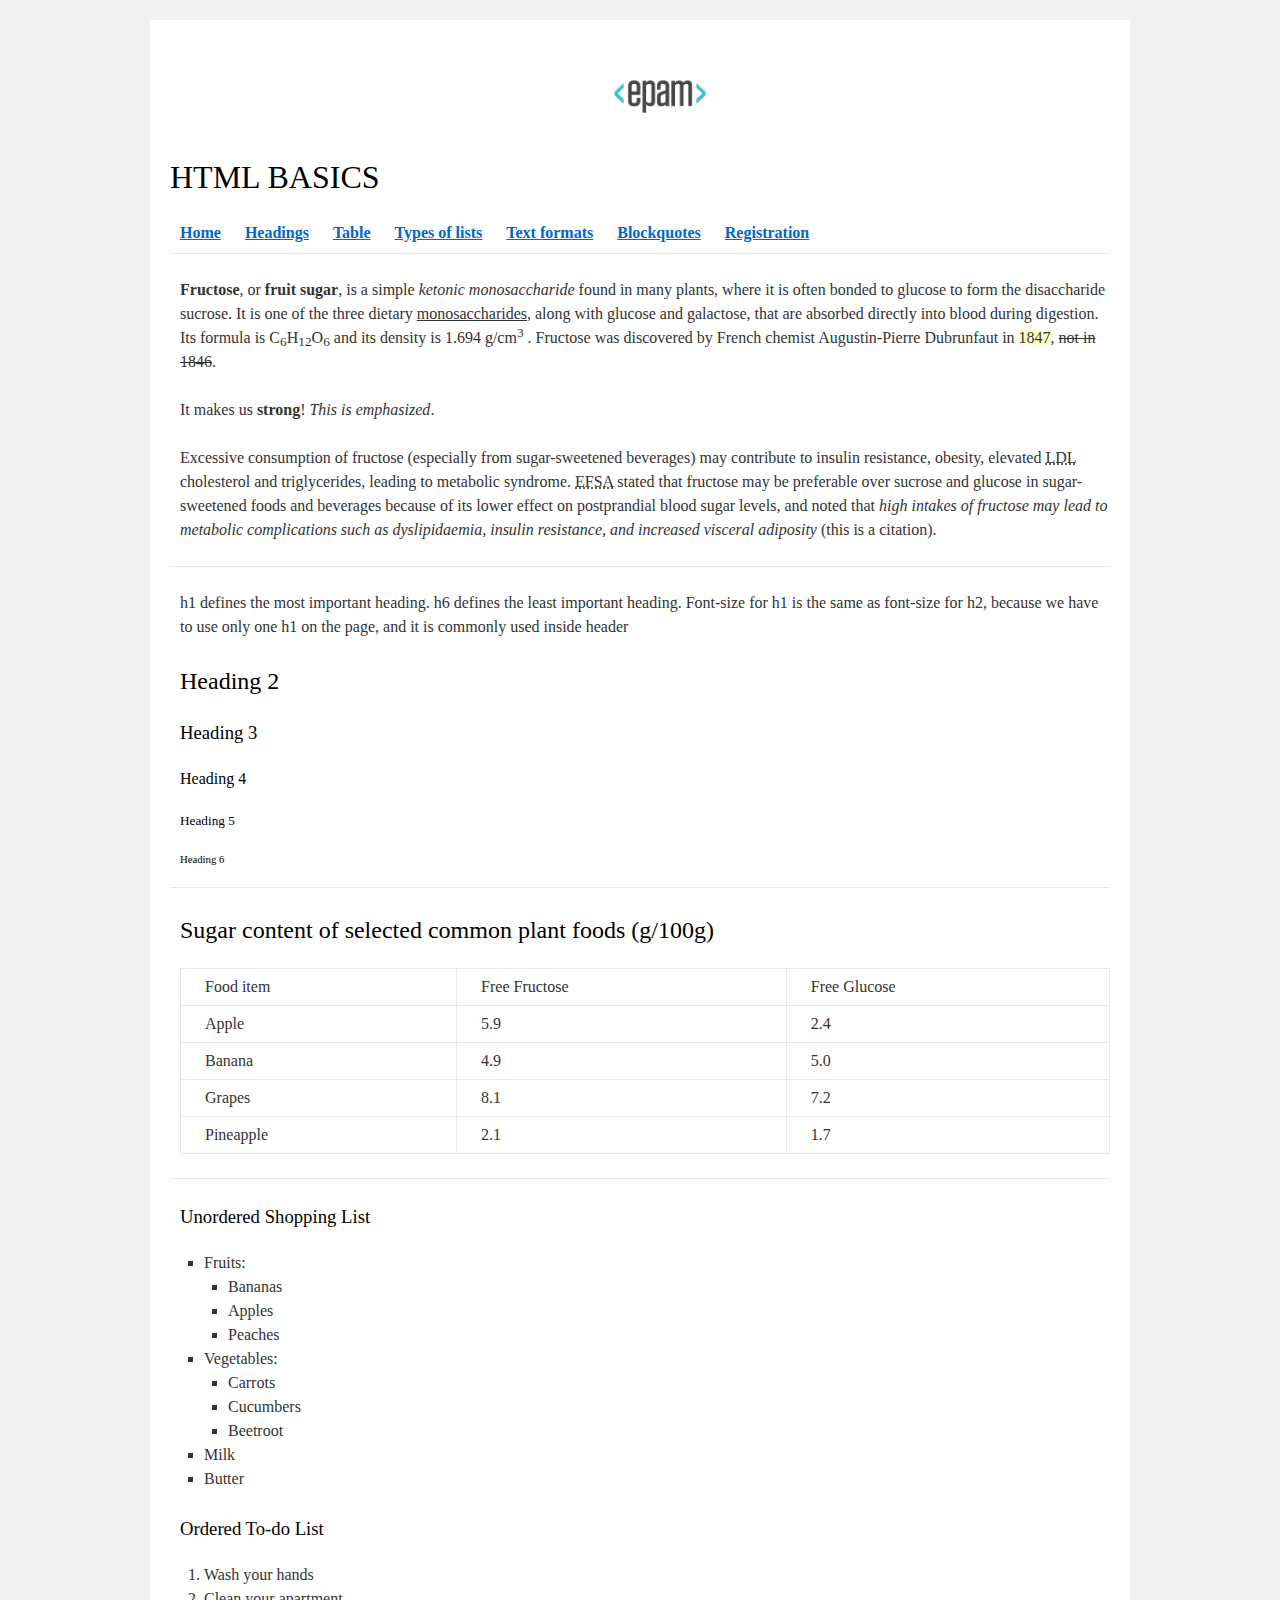
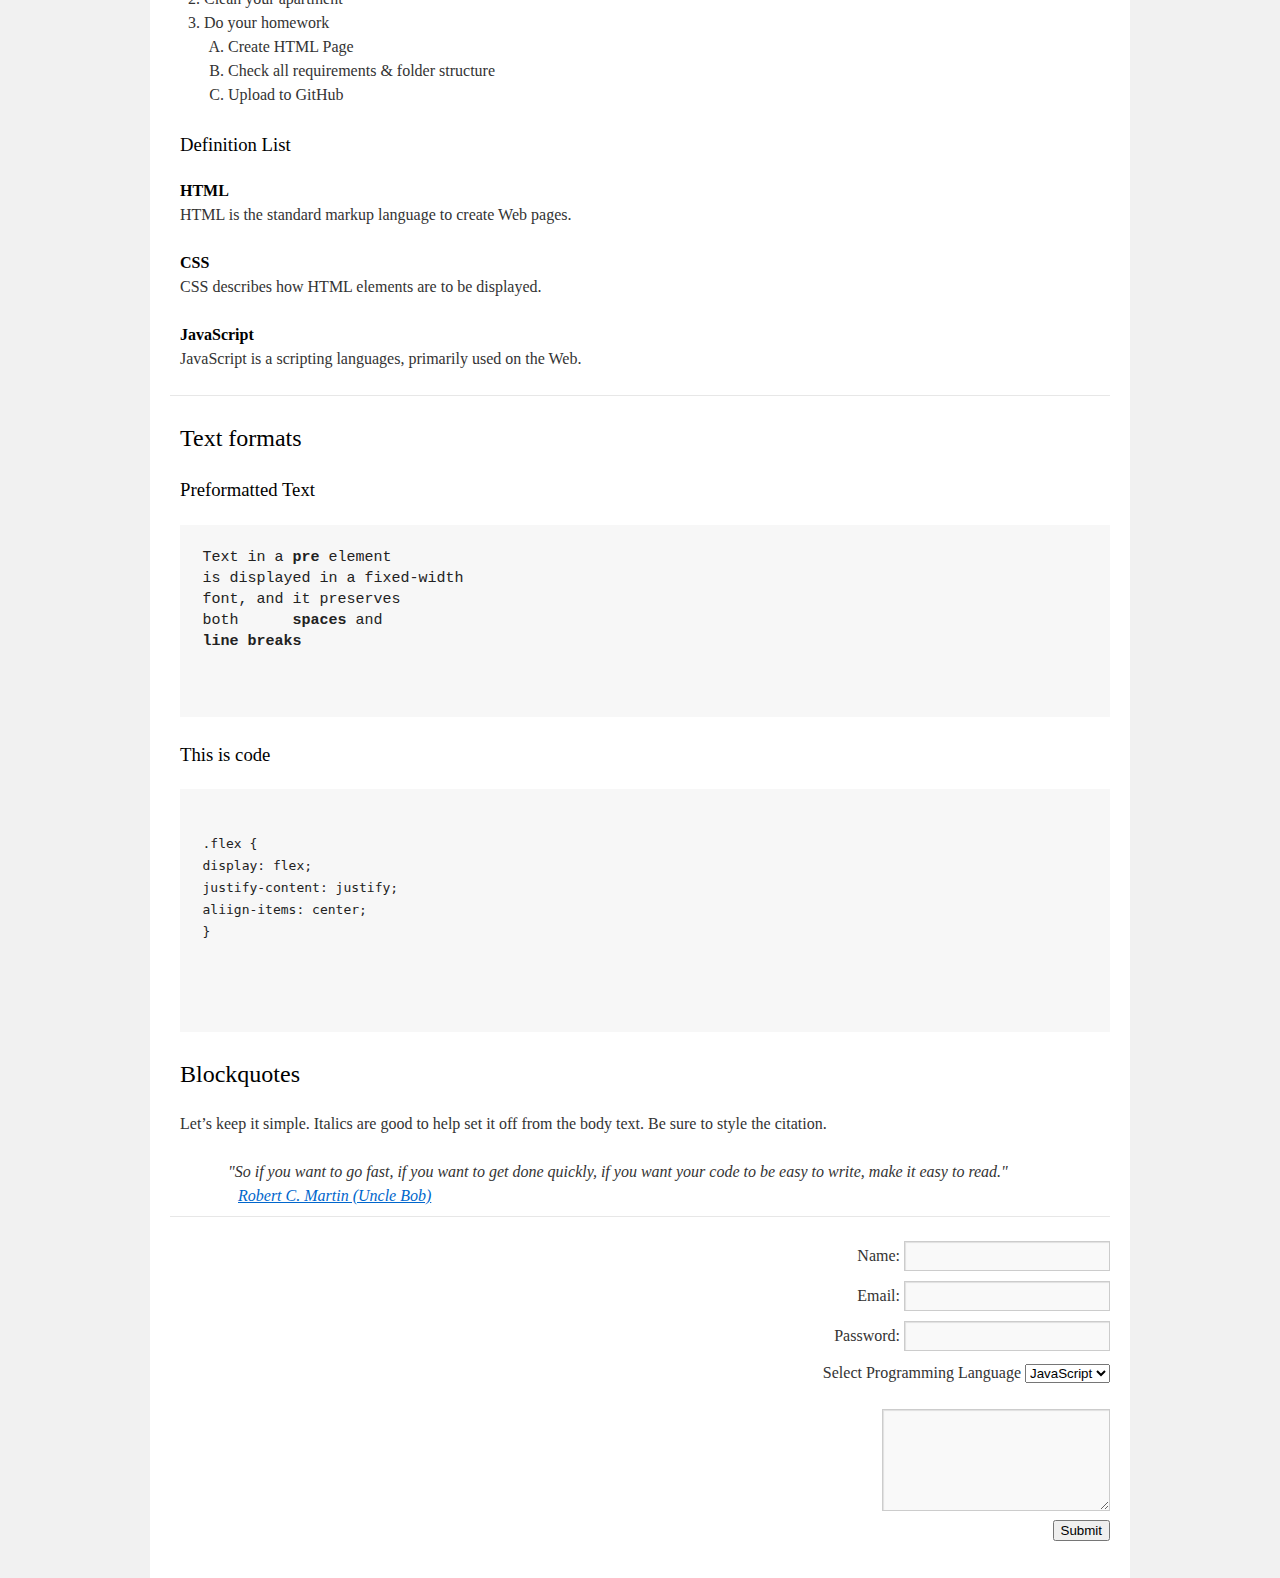
<file: FL13_HW1/homework/index.html>
<!DOCTYPE html>
<html lang="en">

<head>
  <meta charset="utf-8">
  <title>HTML Basics</title>
  <link rel="stylesheet" href="style.css">
</head>

<body>
  <div id="wrapper">
    <div id="main">
      <div id="container">
        <div id="content" role="main">
          <header>
            <a href="http://www.epam.com/">
              <img src="logo.png" alt="EPAM">
            </a>
            <h1>HTML BASICS</h1>
            <nav>
              <a href="#"><b>Home</b></a>
              <a href="#headings"><b>Headings</b></a>
              <a href="#table"><b>Table</b></a>
              <a href="#types"><b>Types of lists</b></a>
              <a href="#formats"><b>Text formats</b></a>
              <a href="#block"><b>Blockquotes</b></a>
              <a href="#registration"><b>Registration</b></a>
            </nav>
          </header>
          <hr>
          <main>
            <article>
              <h4 hidden>_</h4>
              <div>
                <p><b>Fructose</b>, or <b>fruit sugar</b>, is a simple <em>ketonic monosaccharide</em>
                  found in many plants, where it is often bonded to glucose to form the disaccharide sucrose.
                  It is one of the three dietary <u>monosaccharides</u>, along with glucose and galactose,
                  that are absorbed directly into blood during digestion.
                  Its formula is C<sub>6</sub>H<sub>12</sub>O<sub>6</sub> and its density is 1.694 g/cm<sup>3</sup> .
                  Fructose was discovered by French chemist Augustin-Pierre Dubrunfaut in <ins>1847</ins>, <del>not in
                    1846</del>.</p>
              </div>
              <div>
                <p>
                  It makes us <b>strong</b>! <em>This is emphasized</em>.</p>
              </div>
              <div>
                <p>Excessive consumption of fructose (especially from sugar-sweetened beverages) may contribute to
                  insulin
                  resistance, obesity, elevated <abbr title="Low-density lipoprotein">LDL</abbr> cholesterol and
                  triglycerides,
                  leading to metabolic syndrome.
                  <abbr title="The European Food Safety Authority">EFSA</abbr> stated that fructose may be preferable
                  over
                  sucrose and glucose in sugar-sweetened foods and beverages because of its lower effect on postprandial
                  blood sugar levels, and noted that <em>high intakes of fructose may lead to metabolic complications
                    such
                    as dyslipidaemia, insulin resistance, and increased visceral adiposity</em> (this is a citation).
                </p>
              </div>
            </article>
            <section>
              <hr>
              <h4 hidden>_</h4>
              <article>
                <a id="headings"></a>
                <div>
                  <p>h1 defines the most important heading. h6 defines the least important heading. Font-size for h1 is
                    the
                    same as font-size for h2, because we have to use only one h1 on the page, and it is commonly used
                    inside
                    header</p>
                </div>
                <h2>Heading 2</h2>
                <h3>Heading 3</h3>
                <h4>Heading 4</h4>
                <h5>Heading 5</h5>
                <h6>Heading 6</h6>
              </article>
              <hr>
              <article>
                <a id="table"></a>
                <h2>Sugar content of selected common plant foods (g/100g)</h2>
                <table>
                  <thead>
                    <tr>
                      <td>Food item</td>
                      <td>Free Fructose</td>
                      <td>Free Glucose</td>
                    </tr>
                  </thead>
                  <tbody>
                    <tr>
                      <td>Apple</td>
                      <td>5.9</td>
                      <td>2.4</td>
                    </tr>
                    <tr>
                      <td>Banana</td>
                      <td>4.9</td>
                      <td>5.0</td>
                    </tr>
                    <tr>
                      <td>Grapes</td>
                      <td>8.1</td>
                      <td>7.2</td>
                    </tr>
                    <tr>
                      <td>Pineapple</td>
                      <td>2.1</td>
                      <td>1.7</td>
                    </tr>
                  </tbody>
                </table>
              </article>
              <hr>
              <article>
                <a id="types"></a>
                <h3>Unordered Shopping List</h3>
                <ul>
                  <li>Fruits:
                    <ul>
                      <li>Bananas</li>
                      <li>Apples</li>
                      <li>Peaches</li>
                    </ul>
                  </li>
                  <li>Vegetables:
                    <ul>
                      <li>Carrots</li>
                      <li>Cucumbers</li>
                      <li>Beetroot</li>
                    </ul>
                  </li>
                  <li>Milk</li>
                  <li>Butter</li>
                </ul>
              </article>
              <article>
                <h3>Ordered To-do List</h3>
                <ol>
                  <li>Wash your hands</li>
                  <li>Clean your apartment</li>
                  <li>Do your homework
                    <ol>
                      <li>Create HTML Page</li>
                      <li>Check all requirements & folder structure</li>
                      <li>Upload to GitHub</li>
                    </ol>
                  </li>
                </ol>
              </article>
              <article>
                <h3>Definition List</h3>
                <div>
                  <dl>
                    <div>
                      <dt><b>HTML</b></dt>
                      <dd>HTML is the standard markup language to create Web pages.</dd>
                    </div>
                    <div>
                      <dt><b>CSS</b></dt>
                      <dd>CSS describes how HTML elements are to be displayed.</dd>
                    </div>
                    <div>
                      <dt><b>JavaScript</b></dt>
                      <dd>JavaScript is a scripting languages, primarily used on the Web.</dd>
                    </div>
                  </dl>
                </div>
              </article>
              <hr>
              <article>
                <a id="formats"></a>
                <h2>Text formats</h2>
                <h3>Preformatted Text</h3>
                <div>
                  <pre>
Text in a <b>pre</b> element
is displayed in a fixed-width
font, and it preserves
both      <b>spaces</b> and
<b>line breaks</b>
              
              </pre>
                </div>
                <h3>This is code</h3>
                <div>
                  <pre><code>
.flex {
display: flex;
justify-content: justify;
aliign-items: center;
}
                
                
                </code></pre>
                </div>
              </article>
              <article>
                <a id="block"></a>
                <h2>Blockquotes</h2>
                <div>
                  <p>Let’s keep it simple. Italics are good to help set it off from the body text. Be sure to style the
                    citation.</p>
                </div>
                <blockquote>
                  "So if you want to go fast, if you want to get done quickly, if you want your code to be
                  easy to write, make it easy to read."
                  <cite></cite>
                  <nav><a href="#">Robert C. Martin (Uncle Bob)</a></nav>
                </blockquote>
              </article>
              <hr>
              <form>
                <a id="registration"></a>
                <fieldset>
                  <div>Name: <input type="text" id="name"><br></div>
                  <div>Email: <input type="text" id="email"><br></div>
                  <div>Password: <input type="text" id="password"><br></div>
                  <div>Select Programming Language
                    <select name="Language" id="language">
                      <option value="JavaScript">JavaScript</option>
                      <option value=".Net">.Net</option>
                      <option value="Java">Java</option>
                    </select><br><br></div>
                  <textarea name="area" id="area" cols="23" rows="4"></textarea><br>
                  <button type="submit" name="Submit" value="Submit">Submit</button>
                </fieldset>
              </form>
            </section>
          </main>
        </div>
      </div>
    </div>
  </div>
</body>

</html>
</file>
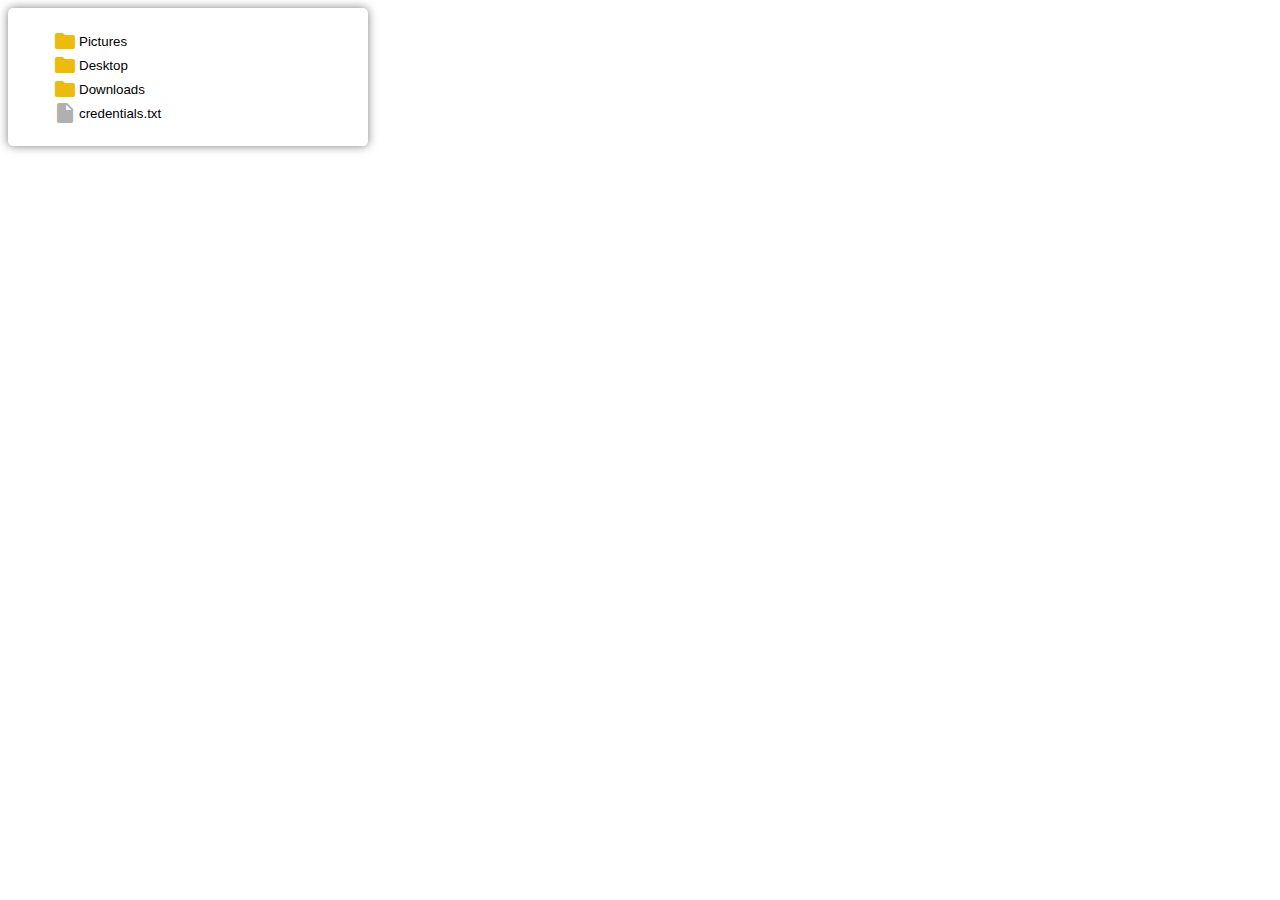
<file: FL13_HW11/homework/index.html>
<!-- DO NOT MODIFY THIS FILE -->
<!DOCTYPE html>
<html lang="en">
<head>
  <meta charset="UTF-8">
  <title>Homework 11 - DOM</title>
  <link rel="stylesheet" href="material-icons/material-icons.css">
  <link rel="stylesheet" href="styles.css">
</head>
<body>
  <div id="root"></div>

  <script src="./app.js"></script>
</body>
</html>
</file>
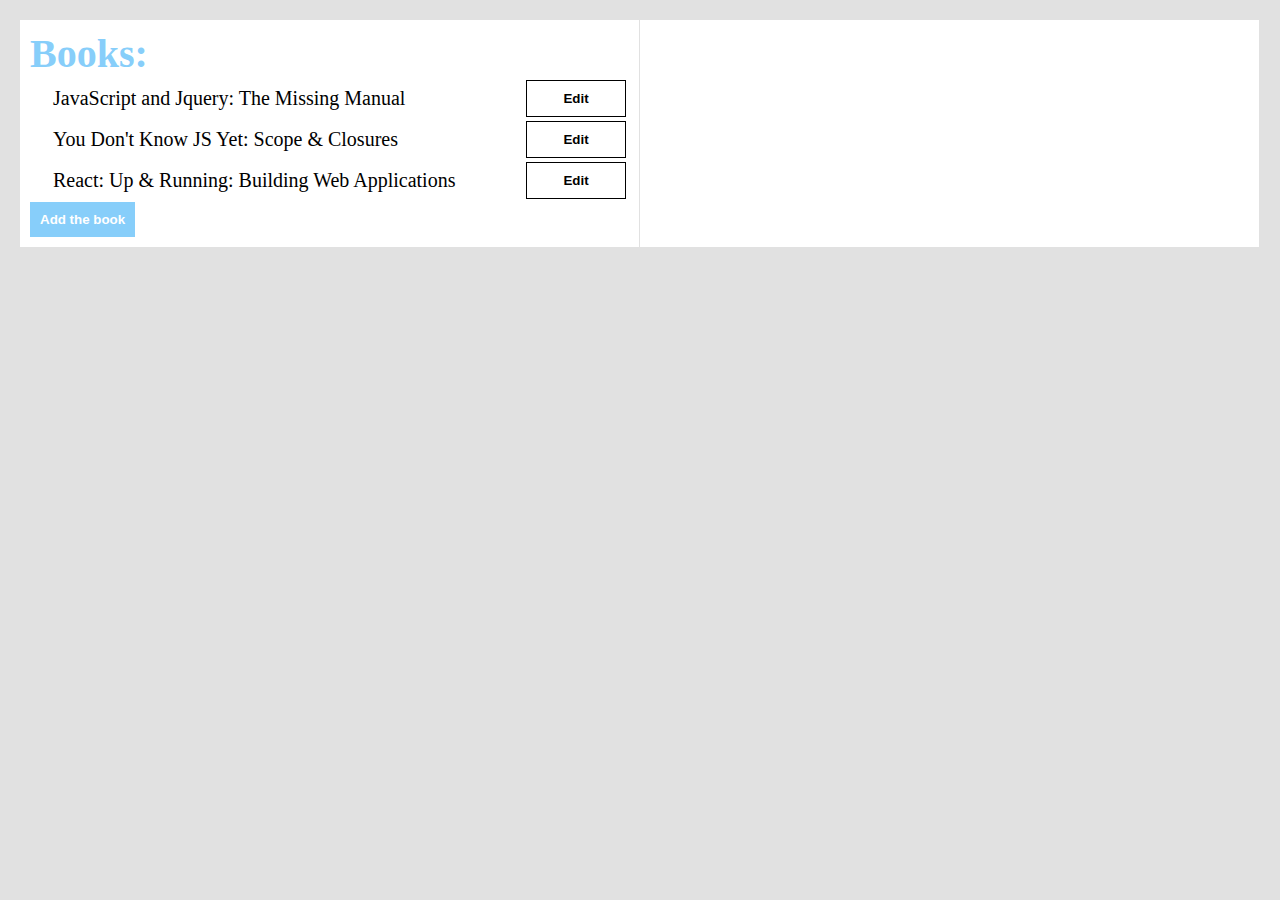
<file: FL13_HW12/homework/index.html>
<!DOCTYPE html>
<html lang="en">
<head>
  <meta charset="UTF-8">
  <title>Homework 12 - BOM</title>
  <link rel="stylesheet" href="styles.css">
</head>
<body>
  <div id="root"></div>
  <script src="./books.js"></script>
  <script src="./app.js"></script>
</body>
</html>
</file>
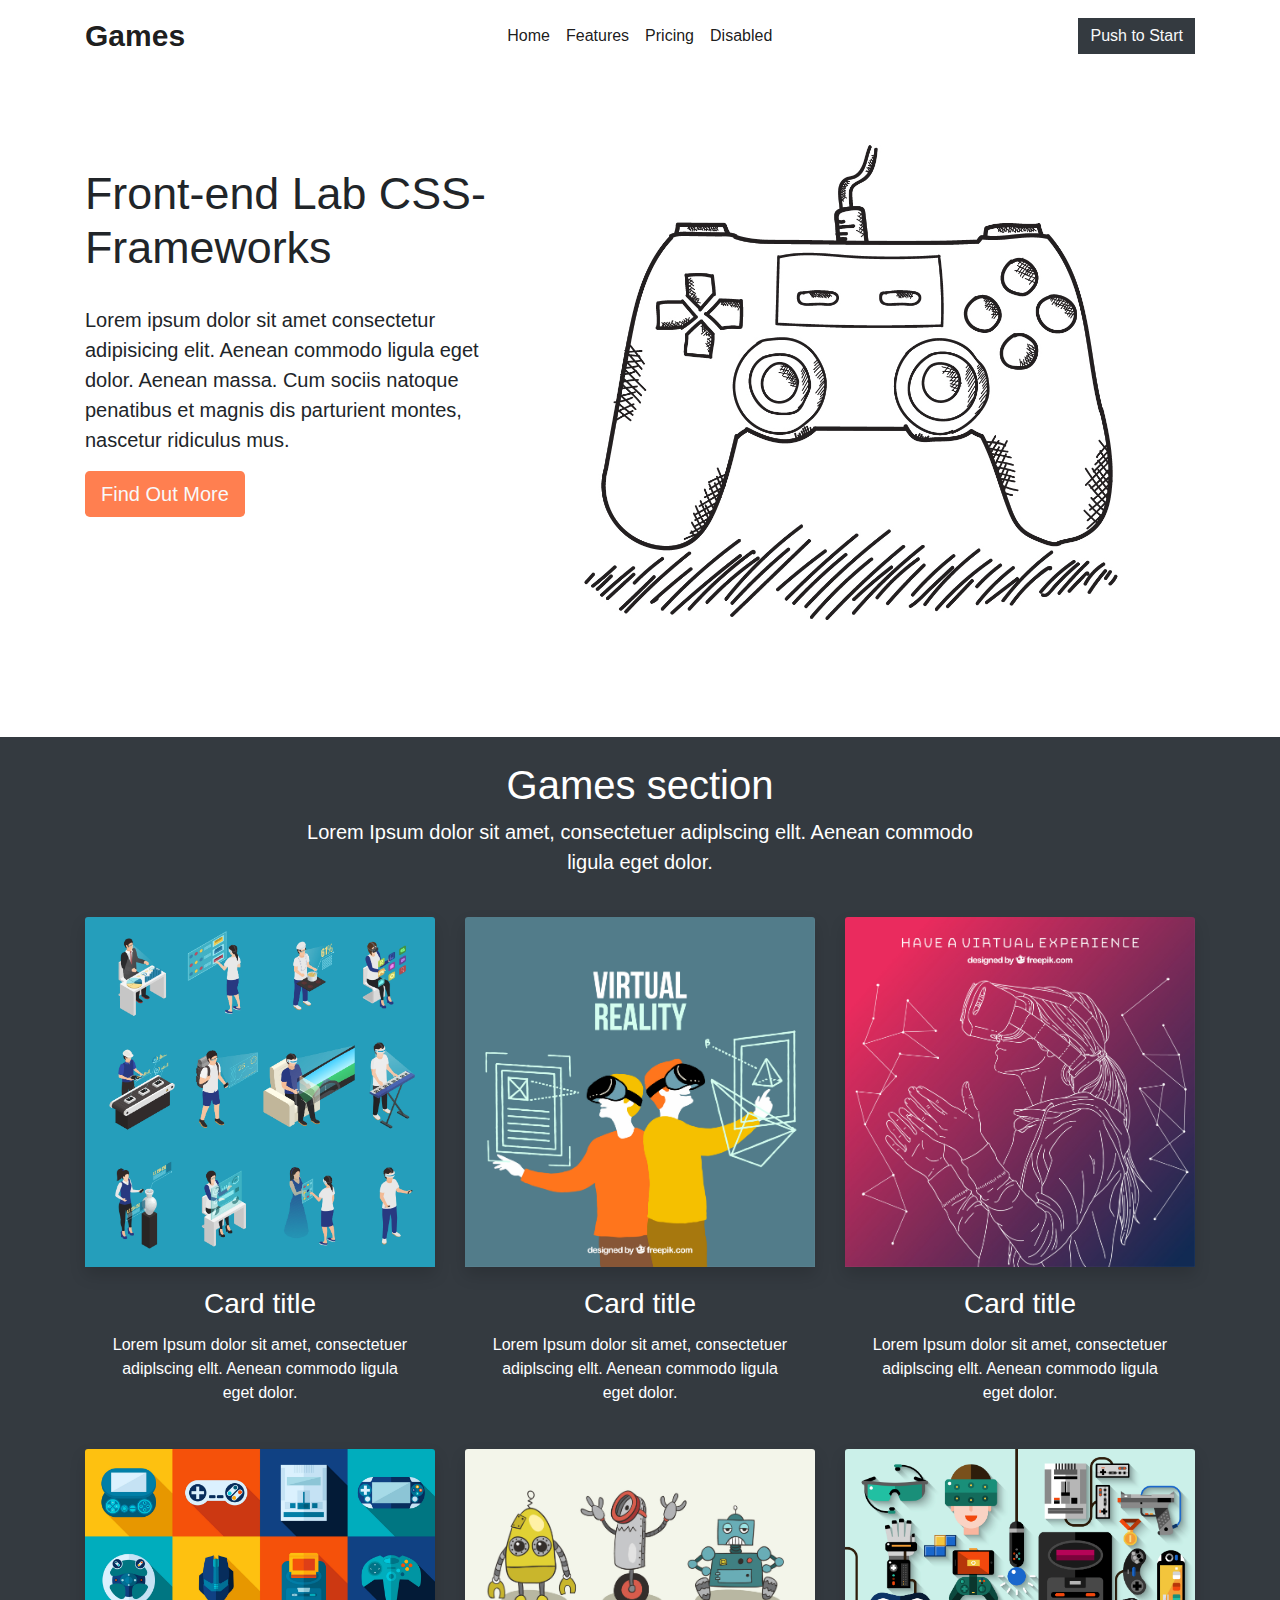
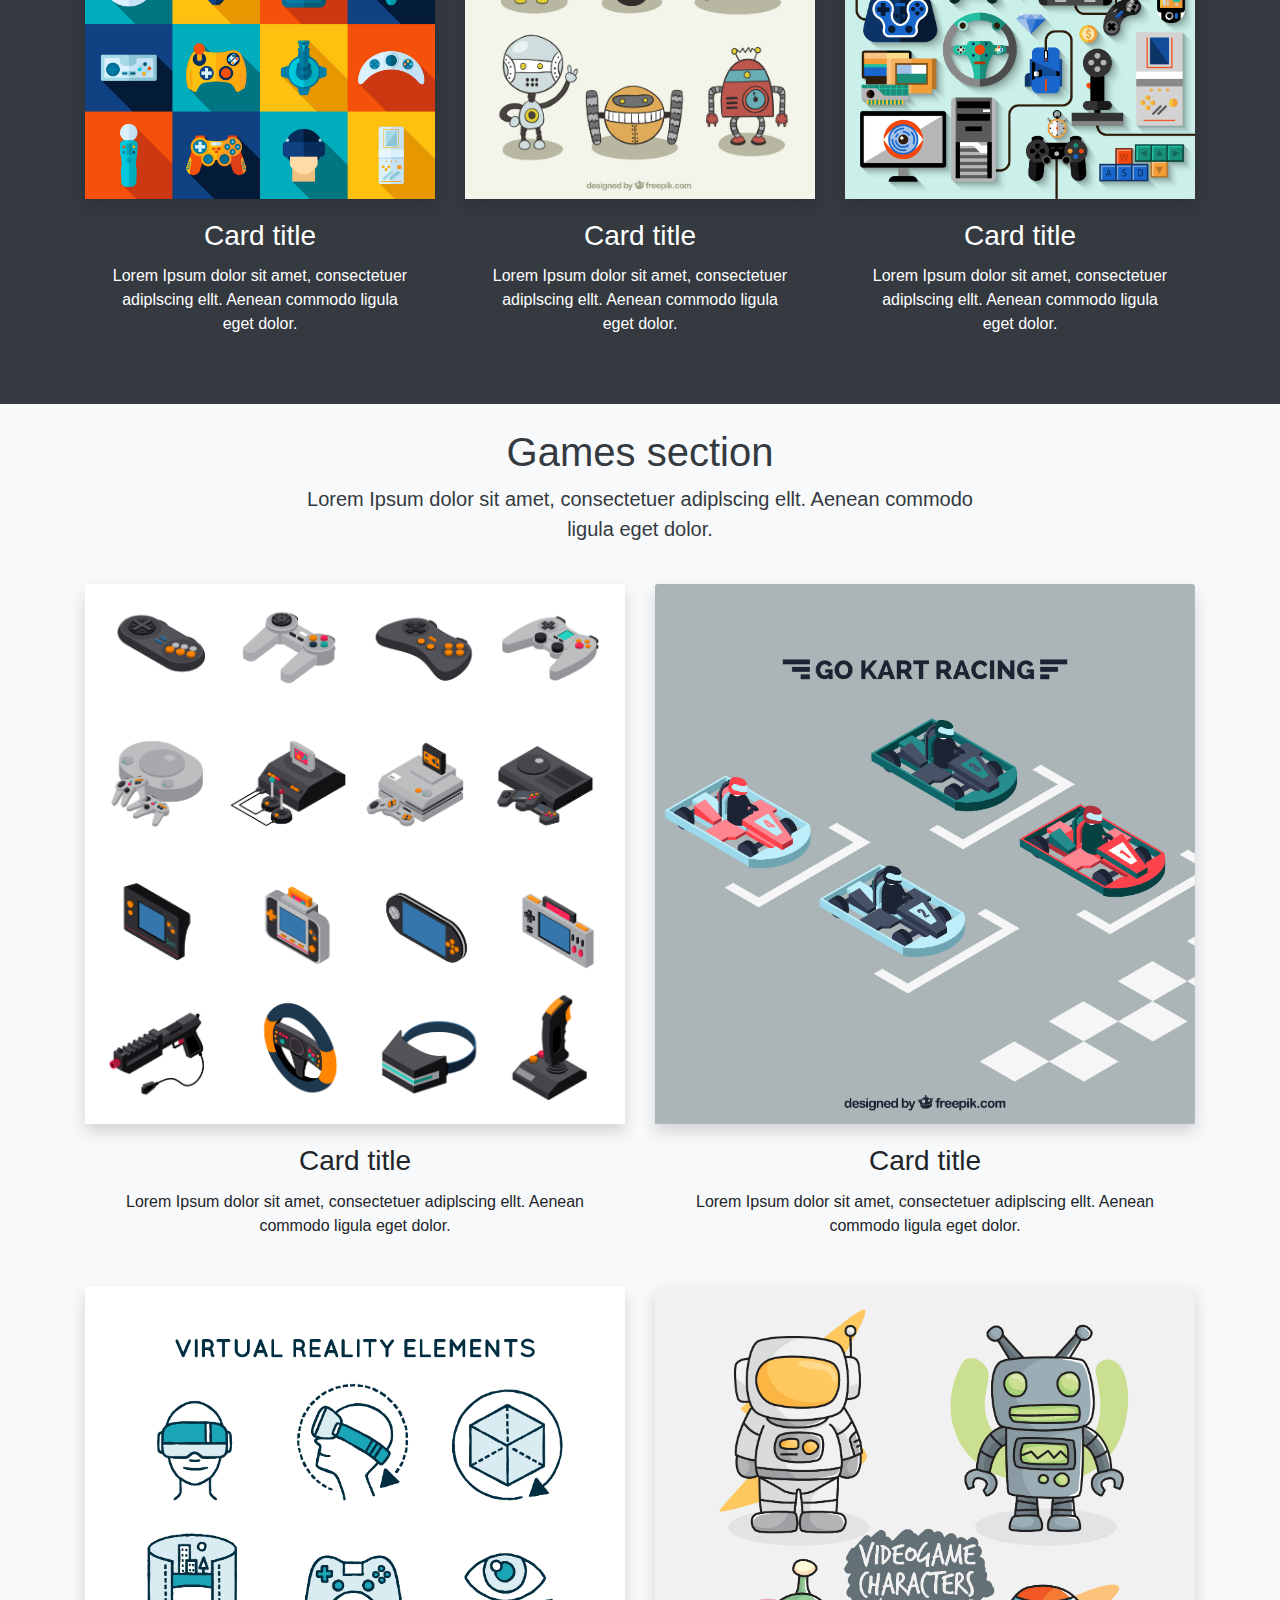
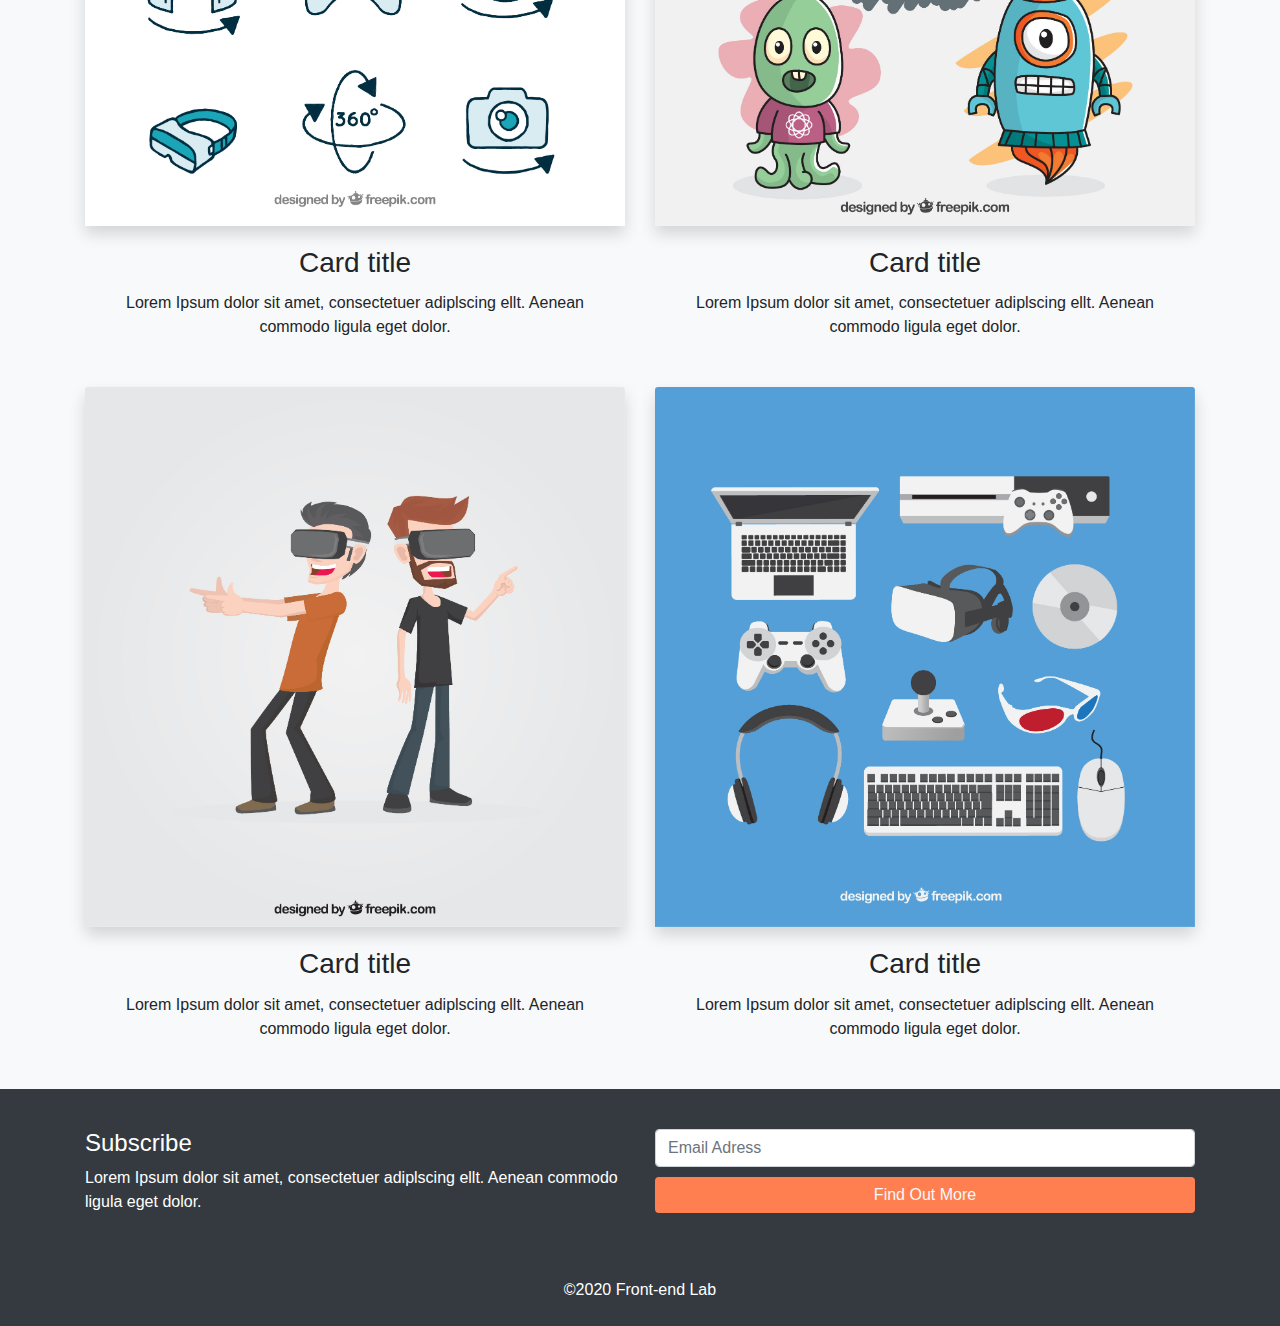
<file: FL13_HW13/homework/index.html>
<!DOCTYPE html>
<html lang="zxx">
<head>
    <meta charset="UTF-8">
    <meta http-equiv="X-UA-Compatible" content="IE=edge">
    <meta name="viewport" content="width=device-width, initial-scale=1.0">
    <title>CSS frameworks</title>
    <link rel="stylesheet" href="https://stackpath.bootstrapcdn.com/bootstrap/4.4.1/css/bootstrap.min.css" integrity="sha384-Vkoo8x4CGsO3+Hhxv8T/Q5PaXtkKtu6ug5TOeNV6gBiFeWPGFN9MuhOf23Q9Ifjh" crossorigin="anonymous">
    <link rel="stylesheet" href="css/styles.css">
</head>
<body>
    <nav class="navbar navbar-expand-lg navbar-light bg-white">
        <div class="container">
            <a class="navbar-brand " href="#">Games</a>
            <button class="navbar-toggler" type="button" data-toggle="collapse"
                    data-target="#navbar-example" aria-controls="navbar-example"
                    aria-expanded="false" aria-label="Toggle navigation">
                <span class="navbar-toggler-icon"></span>
            </button>
            <div class="collapse navbar-collapse" id="navbar-example">
                <ul class="navbar-nav mr-auto ml-auto">
                    <li class="nav-item active">
                        <a class="nav-link" href="#">Home</a>
                    </li>
                    <li class="nav-item active">
                        <a class="nav-link" href="#">Features</a>
                    </li>
                    <li class="nav-item active">
                        <a class="nav-link" href="#">Pricing</a>
                    </li>
                    <li class="nav-item active">
                        <a class="nav-link disabled" href="#">Disabled</a>
                    </li>
                </ul>
                <form class="form-inline my-2 my-lg-0">
                    <button class="btn btn-outline-info my-2 my-sm-0 bg-dark text-light border-0 rounded-0" type="submit">Push to Start</button>
                </form>
            </div>
        </div>
    </nav>
    <div class="hero container d-flex">
        <div class="hero-info flex-column">
            <h2 class="hero__title">Front-end Lab CSS-Frameworks</h2>
            <p class="hero__description">Lorem ipsum dolor sit amet consectetur adipisicing elit. Aenean commodo ligula eget dolor. Aenean massa. Cum sociis natoque penatibus et magnis dis parturient montes, nascetur ridiculus mus.</p>
            <form class="form-inline mb-4 pb-4 my-2 my-lg-0">
                <button class="hero__button btn-lg btn my-2 my-sm-0 text-light border-0" type="submit">Find Out More</button>
            </form>
        </div>
        <img src="assets/hero-5.jpg" alt="" class="hero__image img-fluid">
    </div>
    <div class="card-section bg-dark">
      <div class="container pb-4">
        <div class="card-section__title text-white text-center ml-auto mr-auto pt-4 pb-4 col-lg-8">
          <h1>Games section</h1>
          <p>Lorem Ipsum dolor sit amet, consectetuer adiplscing ellt. Aenean commodo ligula eget dolor.</p>
        </div>
        <div class="row">
          <div class="col-sm-12 col-md-6 col-lg-4 mb-4">
            <div class="card bg-transparent border-0">
              <img src="assets/1.jpg" alt="img" class="card-img-top shadow img-fluid" />
              <div class="card-body text-center text-white">
                <h3 class="card-title">Card title</h3>
                <p class="card-text">Lorem Ipsum dolor sit amet, consectetuer adiplscing ellt. Aenean commodo ligula eget dolor.</p>
              </div>
            </div>
          </div>
          <div class="col-sm-12 col-md-6 col-lg-4 mb-4">
            <div class="card bg-transparent border-0">
              <img src="assets/2.jpg" alt="img" class="card-img-top shadow img-fluid" />
              <div class="card-body text-center text-white">
                <h3 class="card-title">Card title</h3>
                <p class="card-text">Lorem Ipsum dolor sit amet, consectetuer adiplscing ellt. Aenean commodo ligula eget dolor.</p>
              </div>
            </div>
          </div>
          <div class="col-sm-12 col-md-6 col-lg-4 mb-4">
            <div class="card bg-transparent border-0">
              <img src="assets/3.jpg" alt="img" class="card-img-top shadow img-fluid" />
              <div class="card-body text-center text-white">
                <h3 class="card-title">Card title</h3>
                <p class="card-text">Lorem Ipsum dolor sit amet, consectetuer adiplscing ellt. Aenean commodo ligula eget dolor.</p>
              </div>
            </div>
          </div>
          <div class="col-sm-12 col-md-6 col-lg-4 mb-4">
            <div class="card bg-transparent border-0">
              <img src="assets/4.jpg" alt="img" class="card-img-top shadow img-fluid" />
              <div class="card-body text-center text-white">
                <h3 class="card-title">Card title</h3>
                <p class="card-text">Lorem Ipsum dolor sit amet, consectetuer adiplscing ellt. Aenean commodo ligula eget dolor.</p>
              </div>
            </div>
          </div>
          <div class="col-sm-12 col-md-6 col-lg-4 mb-4">
            <div class="card bg-transparent border-0">
              <img src="assets/5.jpg" alt="img" class="card-img-top shadow img-fluid" />
              <div class="card-body text-center text-white">
                <h3 class="card-title">Card title</h3>
                <p class="card-text">Lorem Ipsum dolor sit amet, consectetuer adiplscing ellt. Aenean commodo ligula eget dolor.</p>
              </div>
            </div>
          </div>
          <div class="col-sm-12 col-md-6 col-lg-4 mb-4">
            <div class="card bg-transparent border-0">
              <img src="assets/6.jpg" alt="img" class="card-img-top shadow img-fluid" />
              <div class="card-body text-center text-white">
                <h3 class="card-title">Card title</h3>
                <p class="card-text">Lorem Ipsum dolor sit amet, consectetuer adiplscing ellt. Aenean commodo ligula eget dolor.</p>
              </div>
            </div>
          </div>
        </div>
      </div>
    </div>
    <div class="card-section bg-light">
      <div class="container">
        <div class="card-section__title text-dark text-center ml-auto mr-auto pt-4 pb-4 col-lg-8">
          <h1>Games section</h1>
          <p>Lorem Ipsum dolor sit amet, consectetuer adiplscing ellt. Aenean commodo ligula eget dolor.</p>
        </div>
        <div class="row">
          <div class="col-sm-12 col-md-12 col-lg-6">
            <div class="card bg-transparent border-0">
              <img src="assets/7.jpg" alt="img" class="card-img-top shadow img-fluid" />
              <div class="card-body text-center pb-4">
                <h3 class="card-title">Card title</h3>
                <p class="card-text pb-4">Lorem Ipsum dolor sit amet, consectetuer adiplscing ellt. Aenean commodo ligula eget dolor.</p>
              </div>
            </div>
          </div>
          <div class="col-sm-12 col-md-12 col-lg-6">
            <div class="card bg-transparent border-0">
              <img src="assets/8.jpg" alt="img" class="card-img-top shadow img-fluid" />
              <div class="card-body text-center pb-4">
                <h3 class="card-title">Card title</h3>
                <p class="card-text pb-4">Lorem Ipsum dolor sit amet, consectetuer adiplscing ellt. Aenean commodo ligula eget dolor.</p>
              </div>
            </div>
          </div>
          <div class="col-sm-12 col-md-12 col-lg-6">
            <div class="card bg-transparent border-0">
              <img src="assets/9.jpg" alt="img" class="card-img-top shadow img-fluid" />
              <div class="card-body text-center pb-4">
                <h3 class="card-title">Card title</h3>
                <p class="card-text pb-4">Lorem Ipsum dolor sit amet, consectetuer adiplscing ellt. Aenean commodo ligula eget dolor.</p>
              </div>
            </div>
          </div>
          <div class="col-sm-12 col-md-12 col-lg-6">
            <div class="card bg-transparent border-0">
              <img src="assets/10.jpg" alt="img" class="card-img-top shadow img-fluid" />
              <div class="card-body text-center pb-4">
                <h3 class="card-title">Card title</h3>
                <p class="card-text pb-4">Lorem Ipsum dolor sit amet, consectetuer adiplscing ellt. Aenean commodo ligula eget dolor.</p>
              </div>
            </div>
          </div>
          <div class="col-sm-12 col-md-12 col-lg-6">
            <div class="card bg-transparent border-0">
              <img src="assets/11.jpg" alt="img" class="card-img-top shadow img-fluid" />
              <div class="card-body text-center pb-4">
                <h3 class="card-title">Card title</h3>
                <p class="card-text pb-4">Lorem Ipsum dolor sit amet, consectetuer adiplscing ellt. Aenean commodo ligula eget dolor.</p>
              </div>
            </div>
          </div>
          <div class="col-sm-12 col-md-12 col-lg-6">
            <div class="card bg-transparent border-0">
              <img src="assets/12.jpg" alt="img" class="card-img-top shadow img-fluid" />
              <div class="card-body text-center pb-4">
                <h3 class="card-title">Card title</h3>
                <p class="card-text pb-4">Lorem Ipsum dolor sit amet, consectetuer adiplscing ellt. Aenean commodo ligula eget dolor.</p>
              </div>
            </div>
          </div>
        </div>
      </div>
    </div>
    <footer class="bg-dark pb-2">
      <div class="container text-white">
        <div class="subscribe-section row">
          <div class="subscribe__text col-sm-12 col-md-12 col-lg-6">
            <h4 class="">Subscribe</h4>
            <p class="">Lorem Ipsum dolor sit amet, consectetuer adiplscing ellt. Aenean commodo ligula eget dolor.</p>
          </div>
          <div class="subscribe__input-group d-flex flex-column col-sm-12 col-md-12 col-lg-6">
            <input type="email" class="form-control" placeholder="Email Adress">
            <button class="subscribe__button btn my-2 my-sm-0 text-light border-0" type="submit">Find Out More</button>
          </div>
        </div>
        <p class="text-center mt-4 pt-4">©2020 Front-end Lab</p>
      </div>
    </footer>
    <script src="https://code.jquery.com/jquery-3.4.1.slim.min.js" integrity="sha384-J6qa4849blE2+poT4WnyKhv5vZF5SrPo0iEjwBvKU7imGFAV0wwj1yYfoRSJoZ+n" crossorigin="anonymous"></script>
    <script src="https://cdn.jsdelivr.net/npm/popper.js@1.16.0/dist/umd/popper.min.js" integrity="sha384-Q6E9RHvbIyZFJoft+2mJbHaEWldlvI9IOYy5n3zV9zzTtmI3UksdQRVvoxMfooAo" crossorigin="anonymous"></script>
    <script src="https://stackpath.bootstrapcdn.com/bootstrap/4.4.1/js/bootstrap.min.js" integrity="sha384-wfSDF2E50Y2D1uUdj0O3uMBJnjuUD4Ih7YwaYd1iqfktj0Uod8GCExl3Og8ifwB6" crossorigin="anonymous"></script>
</body>
</html>
</file>
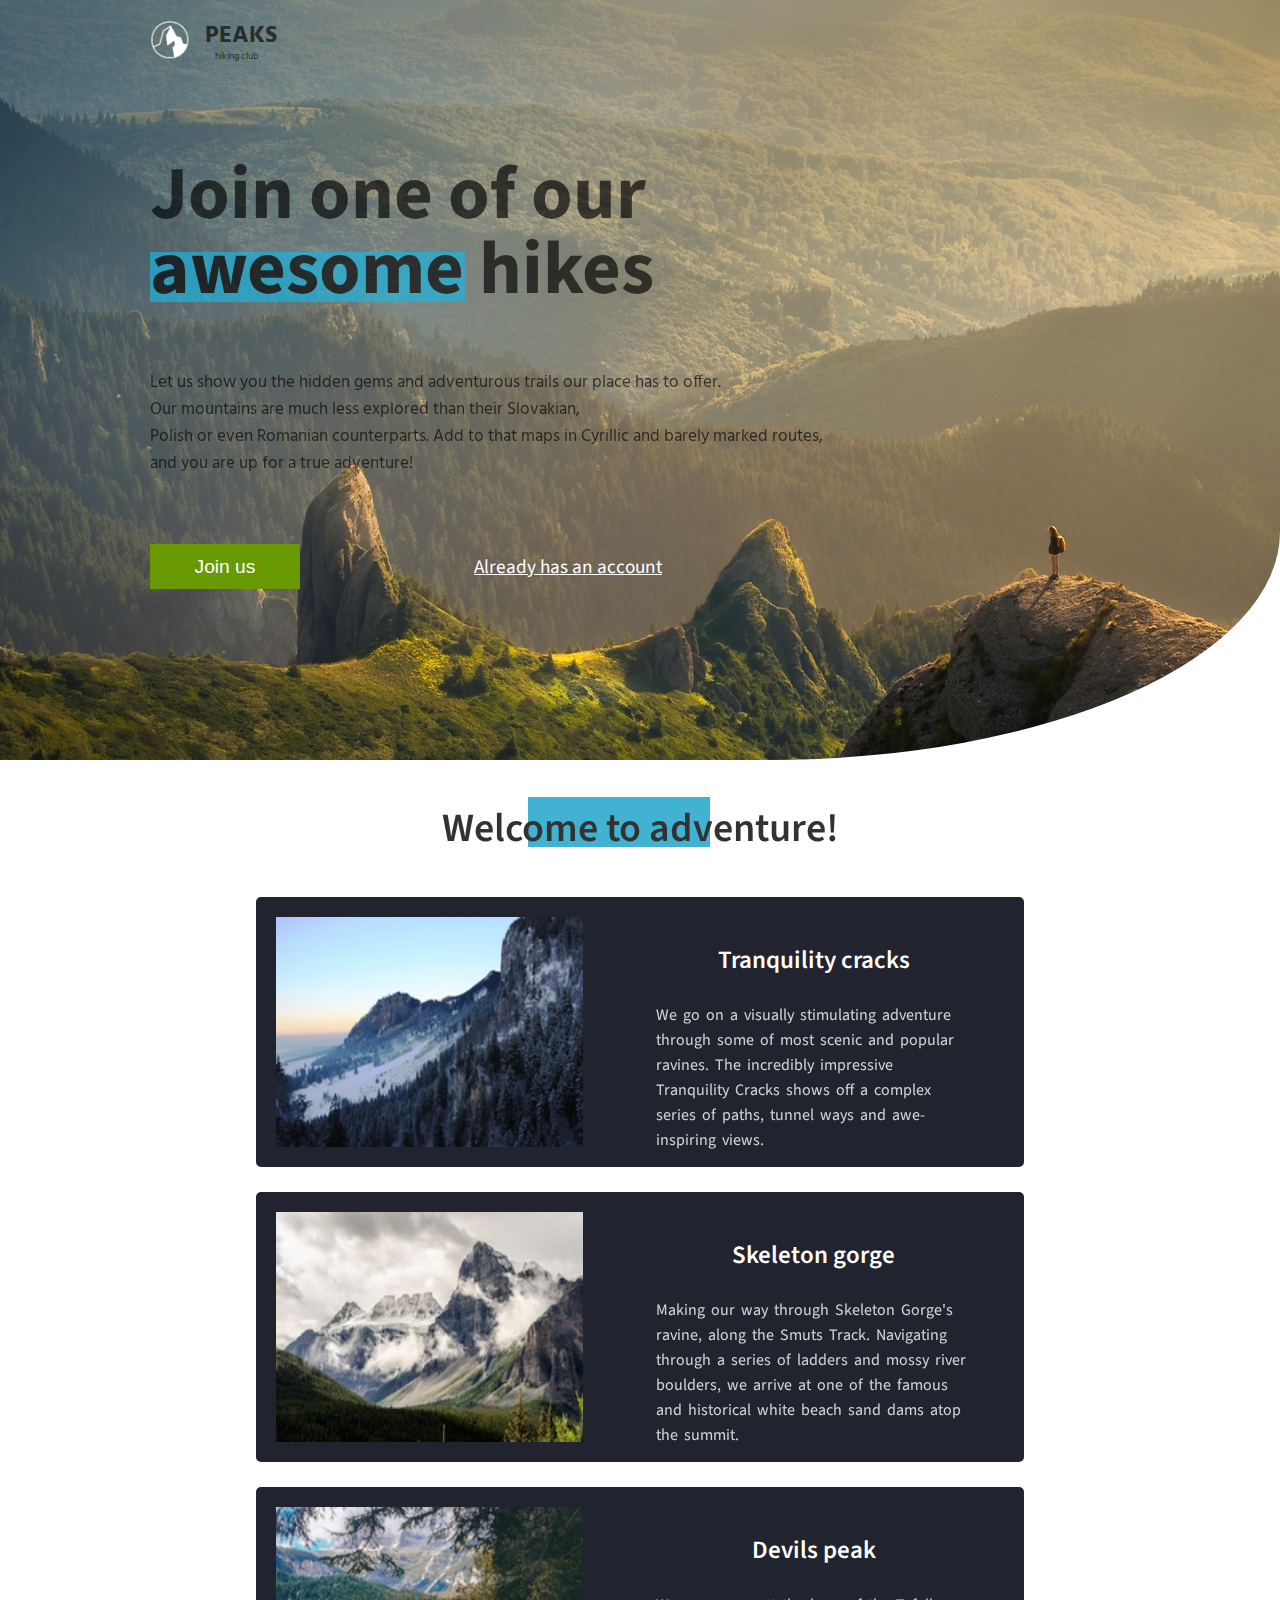
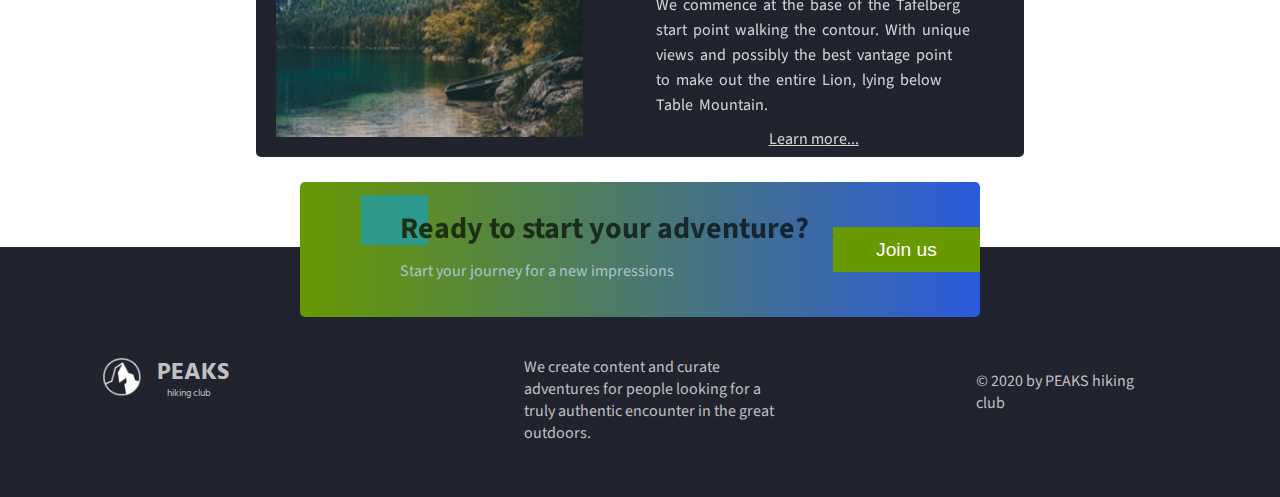
<file: FL13_HW3/homework/index.html>
<!DOCTYPE html>
<html lang="en">

<head>
    <meta charset="UTF-8">
    <meta name="viewport" content="width=device-width, initial-scale=1.0">
    <meta http-equiv="X-UA-Compatible" content="ie=edge">
    <link href="https://fonts.googleapis.com/css?family=Hind:400,600%7CSource+Sans+Pro:400,600,700%7CFresca"
        rel="stylesheet" />

    <!-- Styles should be switched here: -->
    <link rel="stylesheet" type="text/css" href="css/style1.css">
    <!--     <link rel="stylesheet" type="text/css" href="css/style2.css">-->

    <title>PEAKS hiking club</title>
</head>

<body>
    <header class="header">
        <div class="header-wrap">
            <div class="landing-logo">
                <img src="img/m-logo.png" alt="logo" />
                <p>PEAKS<span>hiking club</span></p>
            </div>
            <p class="header_heading">
                Join one of our awesome hikes
            </p>
            <p class="header_text">
                Let us show you the hidden gems and adventurous trails our place has to offer.
                Our mountains are much less explored than their Slovakian,
                Polish or even Romanian counterparts. Add to that maps in Cyrillic and barely marked routes,
                and you are up for a true adventure!
            </p>
            <div>
                <button class="header_button">Join us</button>
                <a href="#" class="login">Already has an account</a>
            </div>
        </div>
    </header>
    <main class="section">
        <p class="section_text">
            Welcome to adventure!
        </p>
        <div class="section_card_wrap">
            <div class="section_card">
                <img class="section_card_img" src="img/m-1.jpg" alt="experts" />
                <div class="section_card_right_container">
                    <p class="section_card_heading">
                        Tranquility cracks
                    </p>
                    <p class="section_card_text">
                        We go on a visually stimulating adventure through some of most scenic and popular ravines.
                        The incredibly impressive Tranquility Cracks shows off a complex series of paths, tunnel ways
                        and
                        awe-inspiring views.
                    </p>
                    <a href="#" class="section_link">Learn more...</a>
                </div>
            </div>
            <div class="section_card">
                <img class="section_card_img" src="img/m-2.jpg" alt="content formats" />
                <div class="section_card_right_container">
                    <p class="section_card_heading">
                        Skeleton gorge
                    </p>
                    <p class="section_card_text">
                        Making our way through Skeleton Gorge's ravine, along the Smuts Track.
                        Navigating through a series of ladders and mossy river boulders, we arrive at one of the famous
                        and
                        historical white beach sand dams atop the summit.
                    </p>
                    <a href="#" class="section_link">Learn more...</a>
                </div>
            </div>
            <div class="section_card">
                <img class="section_card_img" src="img/m-3.jpg" alt="certificate" />
                <div class="section_card_right_container">
                    <p class="section_card_heading">
                        Devils peak
                    </p>
                    <p class="section_card_text">
                        We commence at the base of the Tafelberg start point walking the contour.
                        With unique views and possibly the best vantage point to make out the entire Lion, lying below
                        Table
                        Mountain.
                    </p>
                    <a href="#" class="section_link">Learn more...</a>
                </div>
            </div>
        </div>
        <div class="section_banner">
            <div class="section_banner_text_wrap">
                <p class="section_banner_heading">
                    Ready to start your adventure?
                </p>
                <p class="section_banner_text">
                    Start your journey for a new impressions
                </p>
            </div>
            <button class="section_banner_button">Join us</button>
        </div>
    </main>
    <footer class="footer">
        <div class="footer-wrap">
            <div class="footer_logo landing-logo">
                <img src="img/m-logo.png" alt="logo" />
                <p>PEAKS<span>hiking club</span></p>
            </div>
            <p class="footer_text">
                We create content and curate adventures for people looking for a truly authentic encounter in the great
                outdoors.
            </p>
            <span class="footer-cr">
                &copy; 2020 by PEAKS hiking club
            </span>
        </div>
    </footer>
</body>

</html>
</file>
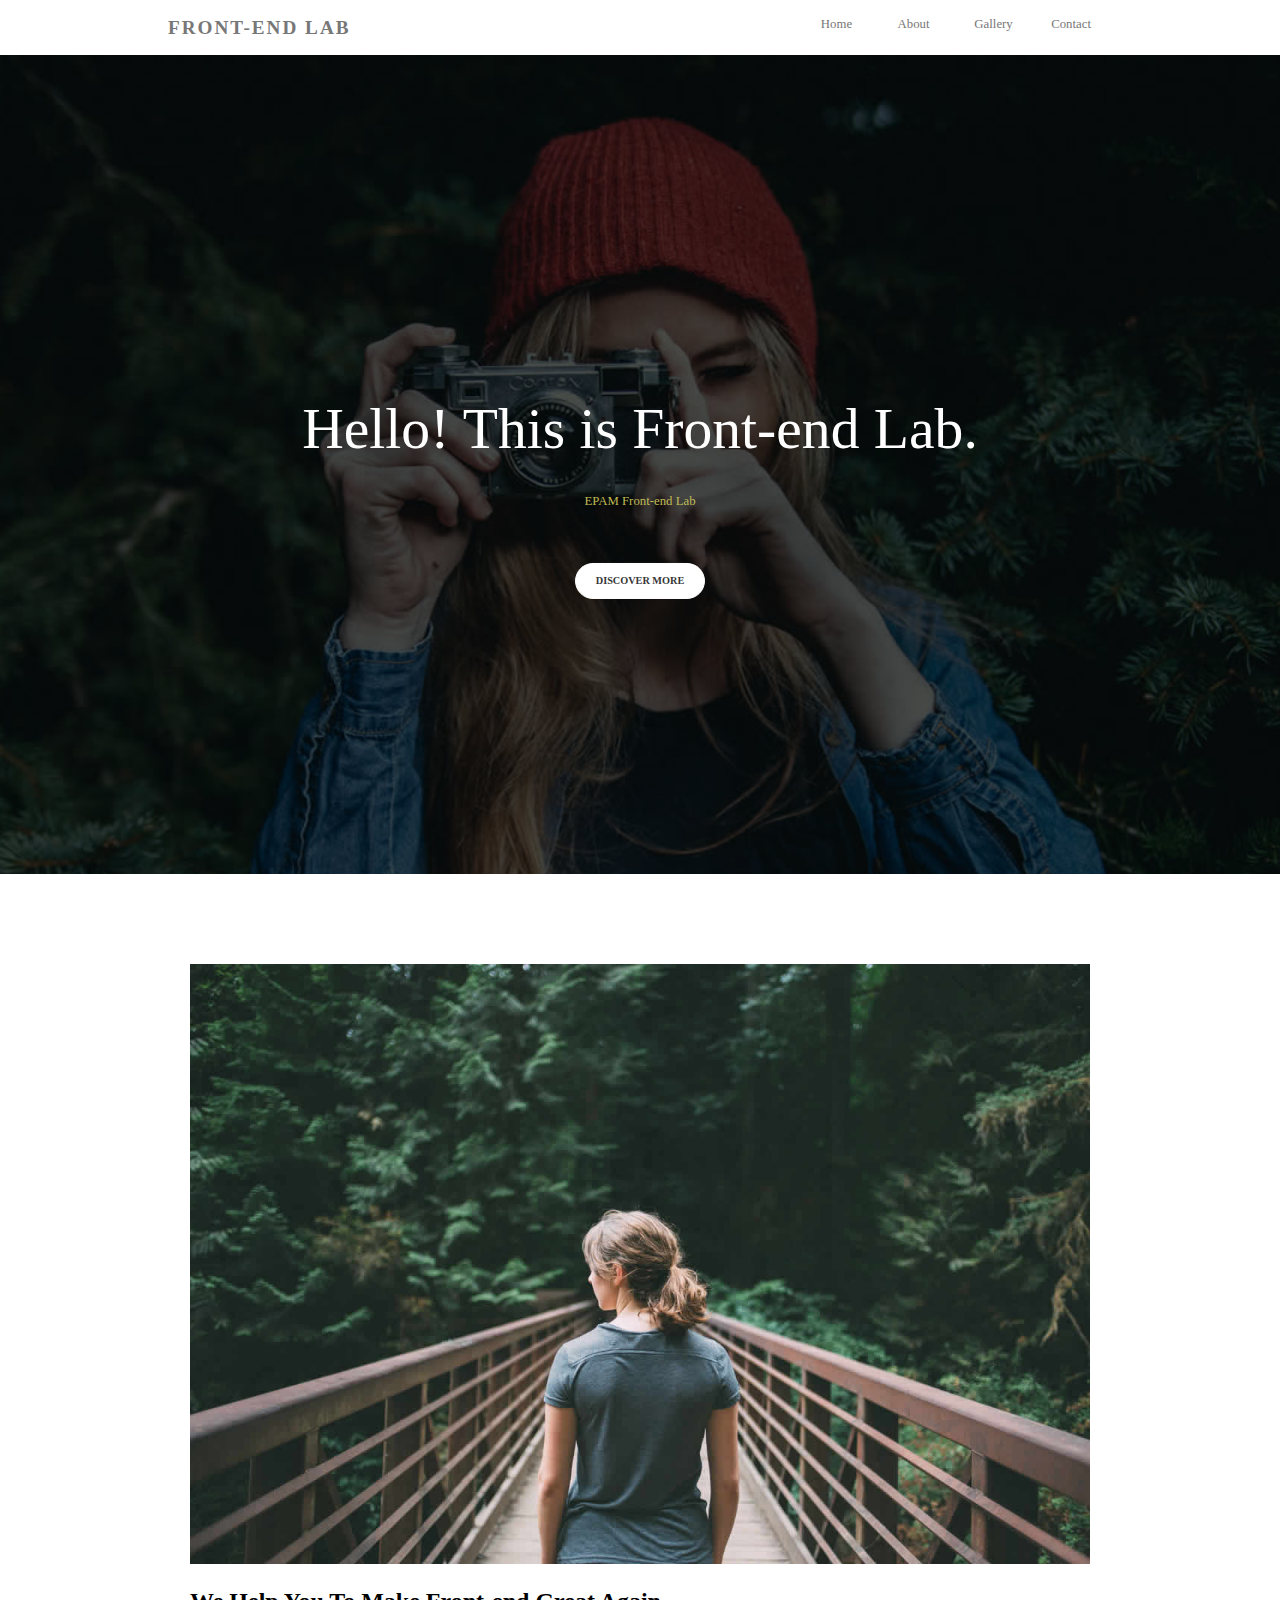
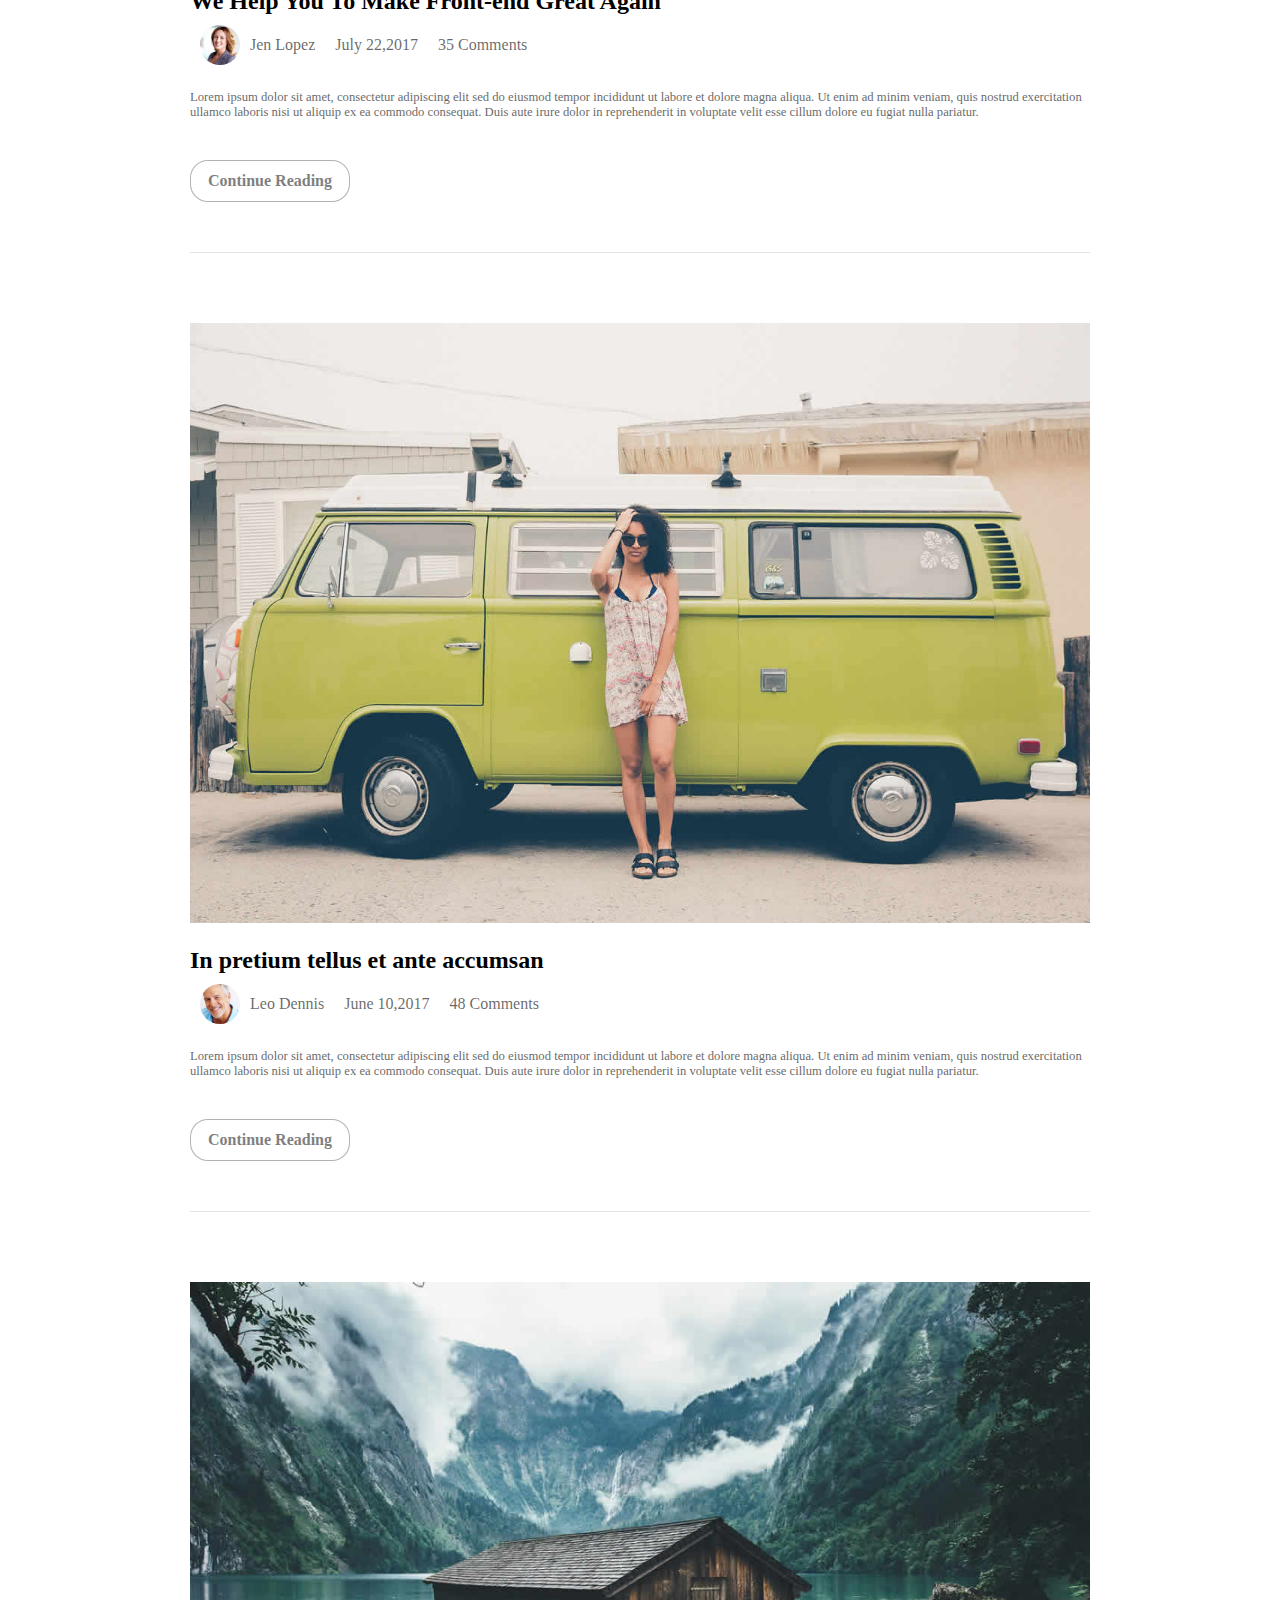
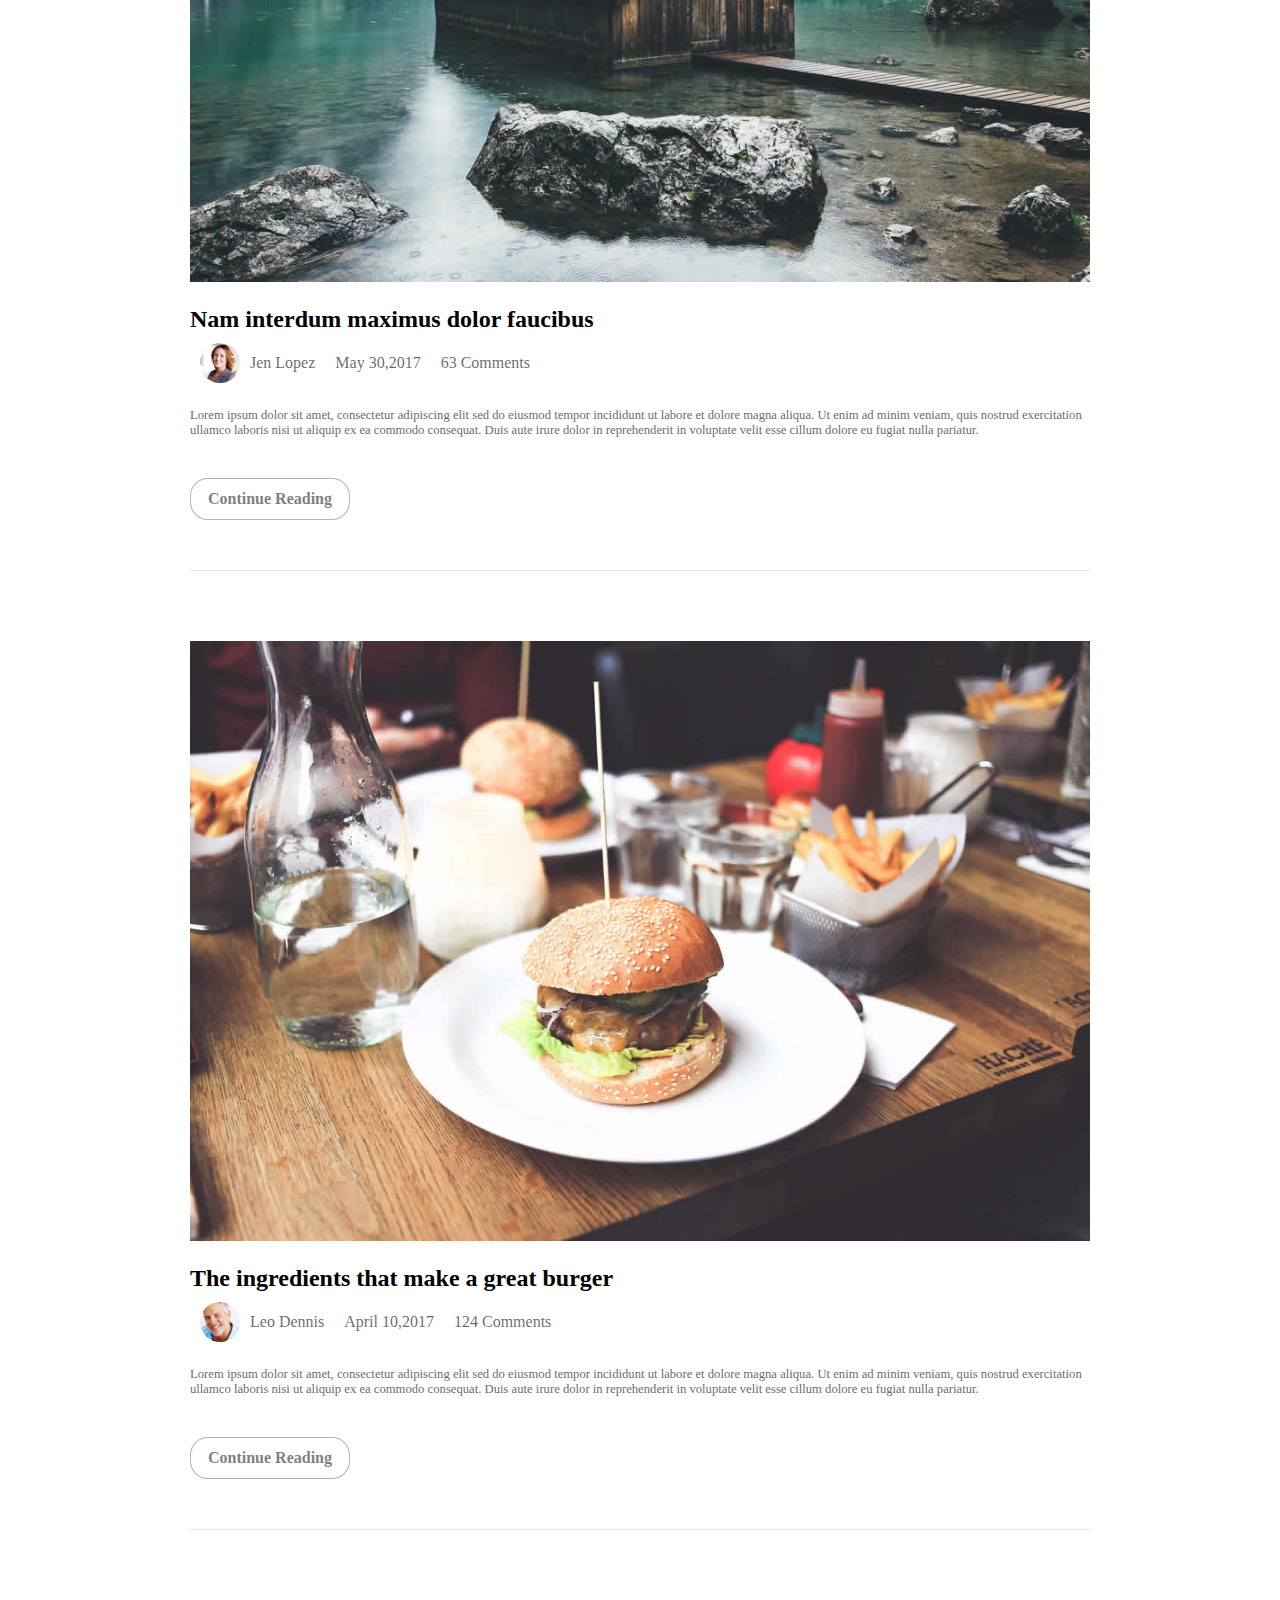
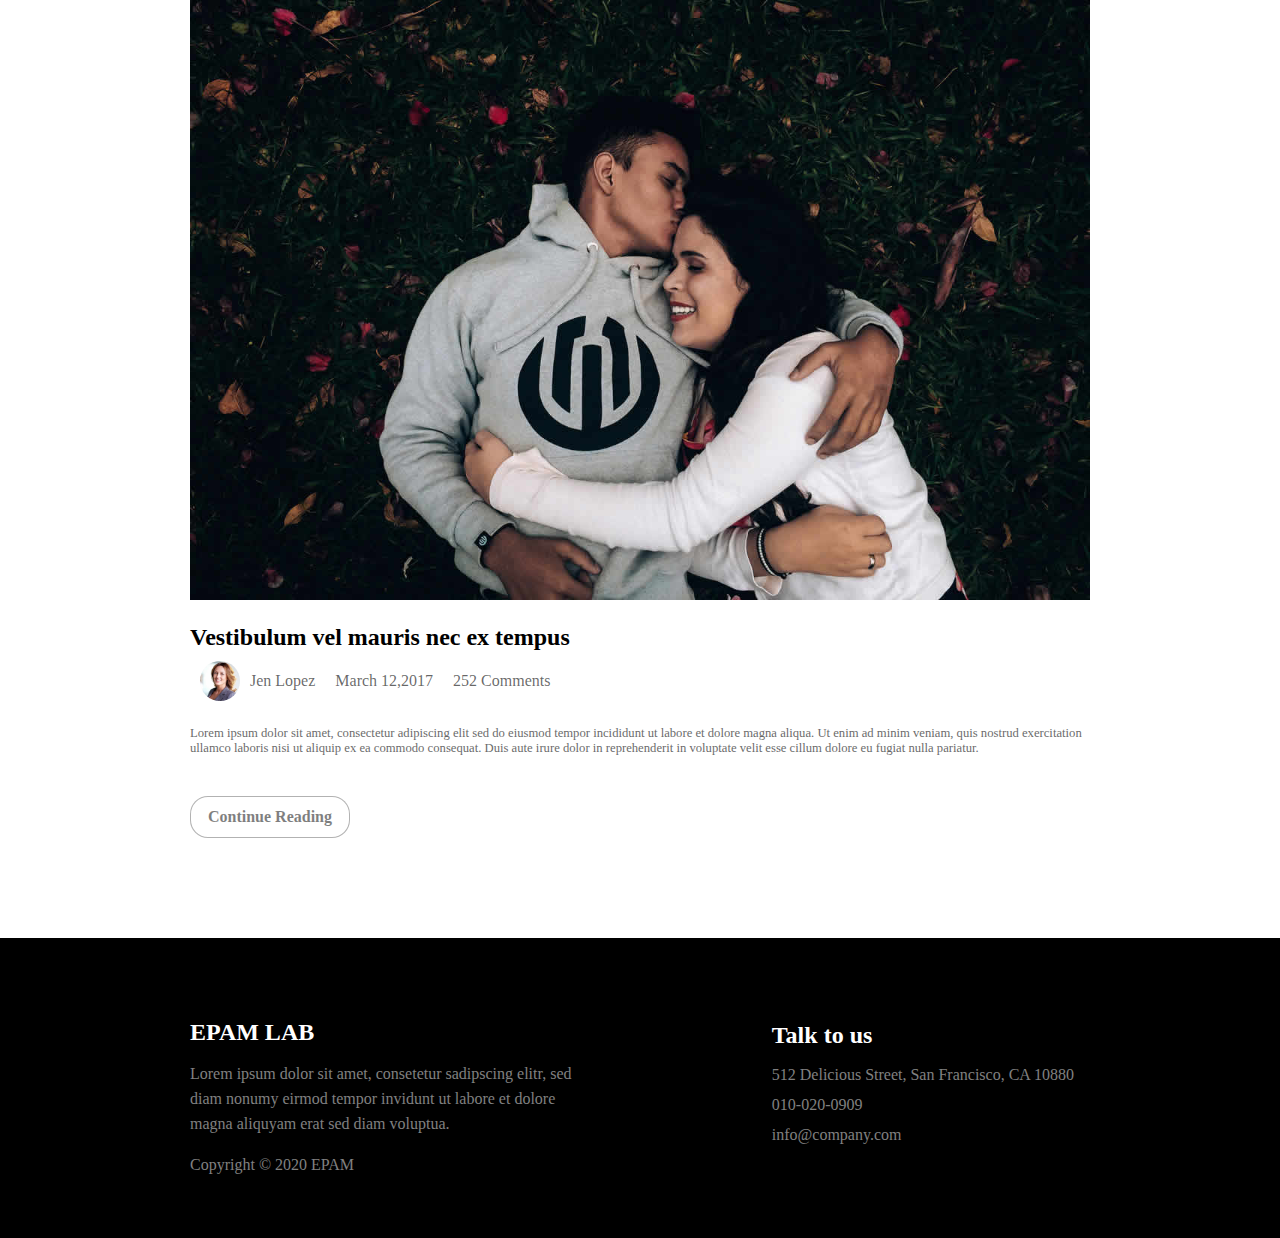
<file: FL13_HW4/homework/index.html>
<!DOCTYPE html>
<html lang="zxx">

<head>
  <meta charset="UTF-8">
  <meta name="viewport" content="width=device-width, initial-scale=1.0">
  <meta http-equiv="X-UA-Compatible" content="ie=edge">
  <link href="https://fonts.googleapis.com/css?family=Hind:400,600%7CSource+Sans+Pro:400,600,700%7CFresca"
    rel="stylesheet" />
  <link rel="stylesheet" type="text/css" href="css/style.css">
  <link rel="stylesheet" href="https://use.fontawesome.com/releases/v5.13.0/css/all.css"
    integrity="sha384-Bfad6CLCknfcloXFOyFnlgtENryhrpZCe29RTifKEixXQZ38WheV+i/6YWSzkz3V" crossorigin="anonymous">
  <title>CSS Layouts</title>
</head>

<body>
  <header class="header">
    <div class="sidebar">
      <nav class="main-nav">
        <ul>
          <li class="nav-item lab"><a href="#lab" class="nav-item-link">FRONT-END LAB</a></li>
          <li class="nav-item home"><a href="#home" class="nav-item-link nav-a">Home</a></li>
          <li class="nav-item about"><a href="#about" class="nav-item-link nav-a">About</a></li>
          <li class="nav-item  gallery"><a href="#gallery" class="nav-item-link nav-a">Gallery</a></li>
          <li class="nav-item contact"><a href="#contact" class="nav-item-link nav-a">Contact</a></li>
        </ul>
      </nav>
    </div>
  </header>
  <section class="hero">
    <h4 hidden>_</h4>
    <div class="hero-logo">
      <div class="hero-description">
        <p>
          Hello! This is Front-end Lab.
          <span class="img-lab">EPAM Front-end Lab</span>
          <span class="discover"><a href="#">Discover More</a></span></p>
      </div>
    </div>
  </section>
  <section class="posts-line">
    <div class="post">
      <div class="post-img">
        <img src="./img/blog-image1.jpg" alt="">
      </div>
      <div class="post-content">
        <div class="post-description">
          <h2>
            We Help You To Make Front-end Great Again</h2>
        </div>
        <div class="post-info">
          <img src="./img/author-image1.jpg" class="img info-item" alt="">
          <p class="name info-item">Jen Lopez</p>
          <p class="date info-item">July 22,2017</p>
          <p class="comments info-item"><i class="far fa-comment"></i> 35 Comments</p>
        </div>
        <div class="post-text">
          Lorem ipsum dolor sit amet, consectetur adipiscing elit sed do eiusmod tempor incididunt ut labore et dolore
          magna aliqua. Ut enim ad minim veniam, quis nostrud exercitation ullamco laboris nisi ut aliquip ex ea commodo
          consequat. Duis aute irure dolor in reprehenderit in voluptate velit esse cillum dolore eu fugiat nulla
          pariatur.
        </div>
        <span class="continue"><a href="#">Continue Reading</a></span>
      </div>
    </div>
    <div class="post">
      <div class="post-img">
        <img src="./img/blog-image2.jpg" alt="">
      </div>
      <div class="post-content">
        <div class="post-description">
          <h2>
            In pretium tellus et ante accumsan</h2>
        </div>
        <div class="post-info">
          <img src="./img/author-image2.jpg" class="img info-item" alt="">
          <p class="name info-item">Leo Dennis</p>
          <p class="date info-item">June 10,2017</p>
          <p class="comments info-item"><i class="far fa-comment"></i> 48 Comments</p>
        </div>
        <div class="post-text">
          Lorem ipsum dolor sit amet, consectetur adipiscing elit sed do eiusmod tempor incididunt ut labore et dolore
          magna aliqua. Ut enim ad minim veniam, quis nostrud exercitation ullamco laboris nisi ut aliquip ex ea commodo
          consequat. Duis aute irure dolor in reprehenderit in voluptate velit esse cillum dolore eu fugiat nulla
          pariatur.
        </div>
        <span class="continue"><a href="#">Continue Reading</a></span>
      </div>
    </div>
    <div class="post">
      <div class="post-img">
        <img src="./img/blog-image3.jpg" alt="">
      </div>
      <div class="post-content">
        <div class="post-description">
          <h2>
            Nam interdum maximus dolor faucibus</h2>
        </div>
        <div class="post-info">
          <img src="./img/author-image1.jpg" class="img info-item" alt="">
          <p class="name info-item">Jen Lopez</p>
          <p class="date info-item">May 30,2017</p>
          <p class="comments info-item"><i class="far fa-comment"></i> 63 Comments</p>
        </div>
        <div class="post-text">
          Lorem ipsum dolor sit amet, consectetur adipiscing elit sed do eiusmod tempor incididunt ut labore et dolore
          magna aliqua. Ut enim ad minim veniam, quis nostrud exercitation ullamco laboris nisi ut aliquip ex ea commodo
          consequat. Duis aute irure dolor in reprehenderit in voluptate velit esse cillum dolore eu fugiat nulla
          pariatur.
        </div>
        <span class="continue"><a href="#">Continue Reading</a></span>
      </div>
    </div>
    <div class="post">
      <div class="post-img">
        <img src="./img/blog-image4.jpg" alt="">
      </div>
      <div class="post-content">
        <div class="post-description">
          <h2>
            The ingredients that make a great burger</h2>
        </div>
        <div class="post-info">
          <img src="./img/author-image2.jpg" class="img info-item" alt="">
          <p class="name info-item">Leo Dennis</p>
          <p class="date info-item">April 10,2017</p>
          <p class="comments info-item"><i class="far fa-comment"></i> 124 Comments</p>
        </div>
        <div class="post-text">
          Lorem ipsum dolor sit amet, consectetur adipiscing elit sed do eiusmod tempor incididunt ut labore et dolore
          magna aliqua. Ut enim ad minim veniam, quis nostrud exercitation ullamco laboris nisi ut aliquip ex ea commodo
          consequat. Duis aute irure dolor in reprehenderit in voluptate velit esse cillum dolore eu fugiat nulla
          pariatur.
        </div>
        <span class="continue"><a href="#">Continue Reading</a></span>
      </div>
    </div>
    <div class="post">
      <div class="post-img">
        <img src="./img/blog-image5.jpg" alt="">
      </div>
      <div class="post-content">
        <div class="post-description">
          <h2>
            Vestibulum vel mauris nec ex tempus</h2>
        </div>
        <div class="post-info">
          <img src="./img/author-image1.jpg" class="img info-item" alt="">
          <p class="name info-item">Jen Lopez</p>
          <p class="date info-item">March 12,2017</p>
          <p class="comments info-item"><i class="far fa-comment"></i> 252 Comments</p>
        </div>
        <div class="post-text">
          Lorem ipsum dolor sit amet, consectetur adipiscing elit sed do eiusmod tempor incididunt ut labore et dolore
          magna aliqua. Ut enim ad minim veniam, quis nostrud exercitation ullamco laboris nisi ut aliquip ex ea commodo
          consequat. Duis aute irure dolor in reprehenderit in voluptate velit esse cillum dolore eu fugiat nulla
          pariatur.
        </div>
        <span class="continue"><a href="#">Continue Reading</a></span>
      </div>
    </div>
  </section>
  <footer>
    <div class="footer-content">
      <div class="footer-item e-lab">
        <h2>EPAM LAB</h2>
        <p class="lab-text">
          Lorem ipsum dolor sit amet, consetetur sadipscing elitr, sed diam nonumy eirmod tempor invidunt ut labore et
          dolore magna aliquyam erat sed diam voluptua.
        </p>
        <span>Copyright &copy; 2020 EPAM</span>
      </div>
      <div class="footer-item talk">
        <h2>Talk to us</h2>
        <span>512 Delicious Street, San Francisco, CA 10880</span>
        <span>010-020-0909</span>
        <span>info@company.com</span>
      </div>
    </div>
  </footer>
</body>

</html>
</file>
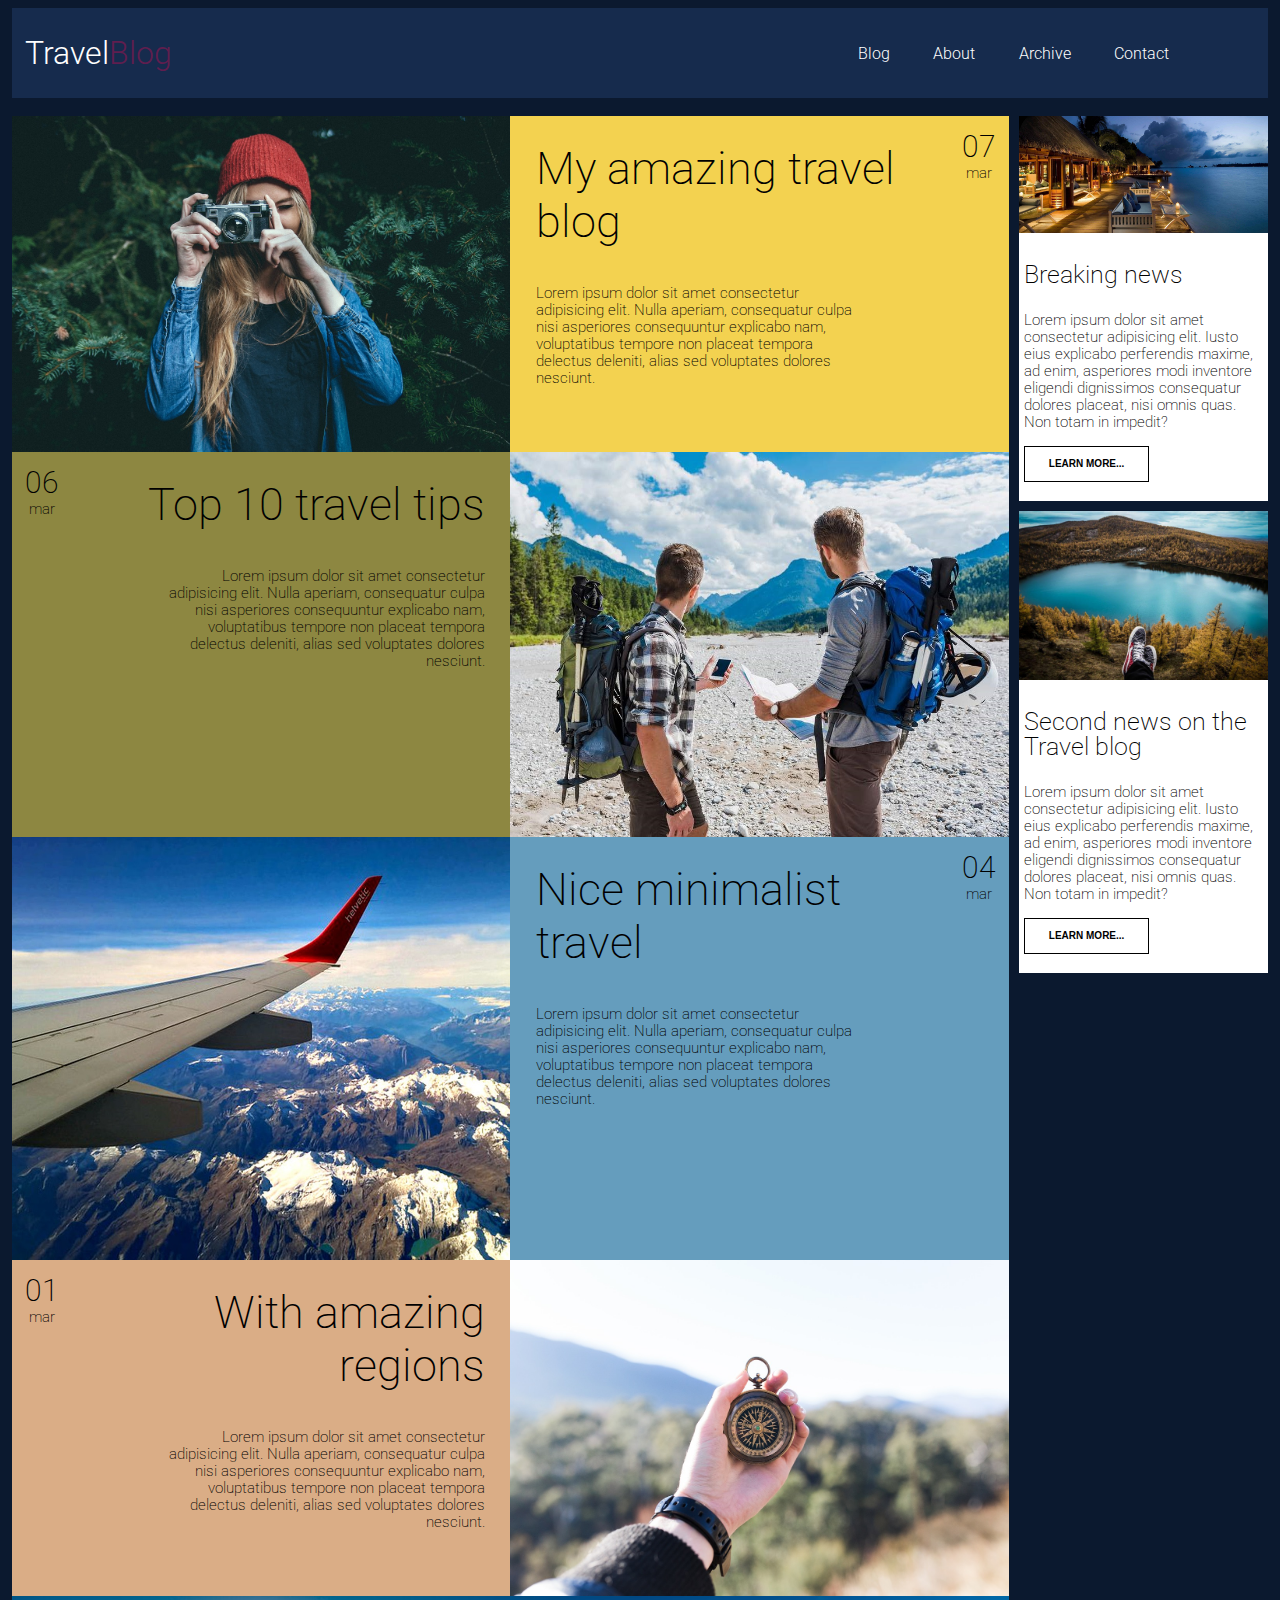
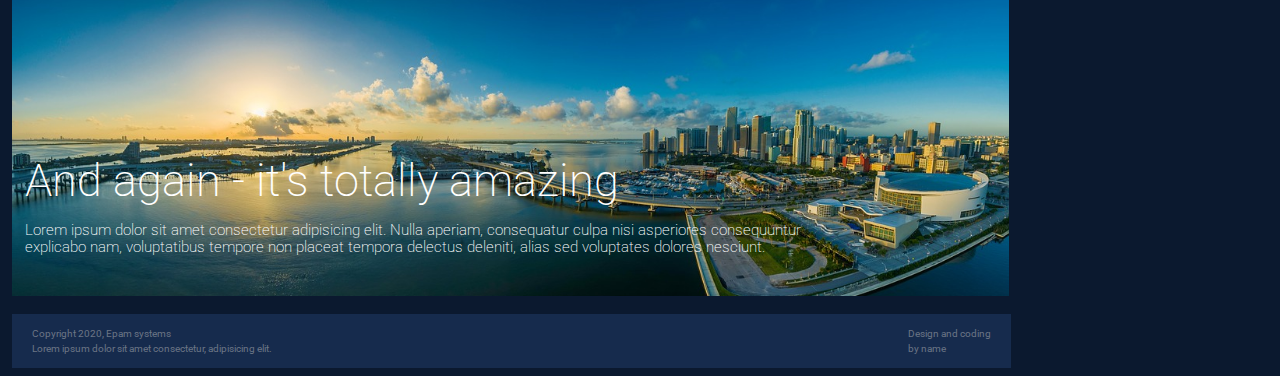
<file: FL13_HW5/homework/index.html>
<!DOCTYPE html>
<html lang="zxx">

<head>
  <meta charset="UTF-8">
  <meta name="viewport" content="width=device-width, initial-scale=1.0">
  <meta http-equiv="X-UA-Compatible" content="ie=edge">
  <link rel="stylesheet" href="./css/styles.css">
  <link href='https://fonts.googleapis.com/css?family=Roboto:400,100,300,700&subset=latin,latin-ext' rel='stylesheet'
    type='text/css'>
  <title>Responsive</title>
</head>

<body>
  <div class="content">
    <header>
      <div class="sl-log">☰</div>
      <div class="logo">
        <h1>Travel<span class="violet">Blog</span></h1>
      </div>
      <nav class="main-nav">
        <ul>
          <li class="nav-item blog"><a href="#blog" class="nav-item-link nav-a">Blog</a></li>
          <li class="nav-item about"><a href="#about" class="nav-item-link nav-a">About</a></li>
          <li class="nav-item archive"><a href="#archive" class="nav-item-link nav-a">Archive</a></li>
          <li class="nav-item contact"><a href="#contact" class="nav-item-link nav-a">Contact</a></li>
        </ul>
      </nav>
    </header>
    <main>
      <div class="main-content">
        <section class="s-line">
          <div class="s-img p1">
            <img src="./img/post1.jpg" alt="">
          </div>
          <div class="s-content post-1">
            <div class="date"><span>07</span> mar</div>
            <div class="text first">
              <h2 class="title">My amazing travel blog</h2>
              <p>Lorem ipsum dolor sit amet consectetur adipisicing elit. Nulla aperiam, consequatur culpa nisi
                asperiores consequuntur explicabo nam, voluptatibus tempore non placeat tempora delectus deleniti, alias
                sed voluptates dolores nesciunt.</p>
            </div>
          </div>
        </section>
        <section class="s-line">
          <div class="s-content post-2">
            <div class="date"><span>06</span> mar</div>
            <div class="text second">
              <h2 class="title">Top 10 travel tips</h2>
              <p>Lorem ipsum dolor sit amet consectetur adipisicing elit. Nulla aperiam, consequatur culpa nisi
                asperiores consequuntur explicabo nam, voluptatibus tempore non placeat tempora delectus deleniti, alias
                sed voluptates dolores nesciunt.</p>
            </div>
          </div>
          <div class="s-img p2">
            <img src="./img/post2.jpg" alt="">
          </div>
        </section>
        <section class="s-line">
          <div class="s-img p3">
            <img src="./img/post3.jpg" alt="">
          </div>
          <div class="s-content post-3">
            <div class="date"><span>04</span> mar</div>
            <div class="text first">
              <h2 class="title">Nice minimalist travel</h2>
              <p>Lorem ipsum dolor sit amet consectetur adipisicing elit. Nulla aperiam, consequatur culpa nisi
                asperiores consequuntur explicabo nam, voluptatibus tempore non placeat tempora delectus deleniti, alias
                sed voluptates dolores nesciunt.</p>
            </div>
          </div>
        </section>
        <section class="s-line">
          <div class="s-content post-4">
            <div class="date"><span>01</span> mar</div>
            <div class="text second">
              <h2 class="title">With amazing regions</h2>
              <p>Lorem ipsum dolor sit amet consectetur adipisicing elit. Nulla aperiam, consequatur culpa nisi
                asperiores consequuntur explicabo nam, voluptatibus tempore non placeat tempora delectus deleniti, alias
                sed voluptates dolores nesciunt.</p>
            </div>
          </div>
          <div class="s-img p4">
            <img src="./img/post4.jpg" alt="">
          </div>
        </section>
        <section class="last s-line">
          <div class="text">
            <h2 class="title">And again - it's totally amazing</h2>
            <p>Lorem ipsum dolor sit amet consectetur adipisicing elit. Nulla aperiam, consequatur culpa nisi
              asperiores consequuntur explicabo nam, voluptatibus tempore non placeat tempora delectus deleniti, alias
              sed voluptates dolores nesciunt.</p>
          </div>
        </section>
      </div>
      <div class="aside-content">
        <aside>
          <img src="./img/news1.jpg" alt="">
          <div class="aside-text">
            <h3 class="title">Breaking news</h3>
            <p>Lorem ipsum dolor sit amet consectetur adipisicing elit. Iusto eius explicabo perferendis maxime, ad
              enim,
              asperiores modi inventore eligendi dignissimos consequatur dolores placeat, nisi omnis quas. Non totam in
              impedit?</p>
            <button><span>LEARN MORE...</span></button>
          </div>
        </aside>
        <aside>
          <img src="./img/news2.jpg" alt="">
          <div class="aside-text">
            <h3 class="title">Second news on the Travel blog</h3>
            <p>Lorem ipsum dolor sit amet consectetur adipisicing elit. Iusto eius explicabo perferendis maxime, ad
              enim,
              asperiores modi inventore eligendi dignissimos consequatur dolores placeat, nisi omnis quas. Non totam in
              impedit?</p>
            <button><span>LEARN MORE...</span></button>
          </div>
        </aside>
      </div>
    </main>
    <footer>
      <div class="left-f">
        <p class="foot">Copyright 2020, Epam systems</p>
        <p class="foot">Lorem ipsum dolor sit amet consectetur, adipisicing elit.</p>
      </div>
      <div class="right-f">
        <p class="foot">Design and coding</p>
        <p class="foot">by name</p>
      </div>
    </footer>
  </div>
</body>

</html>
</file>
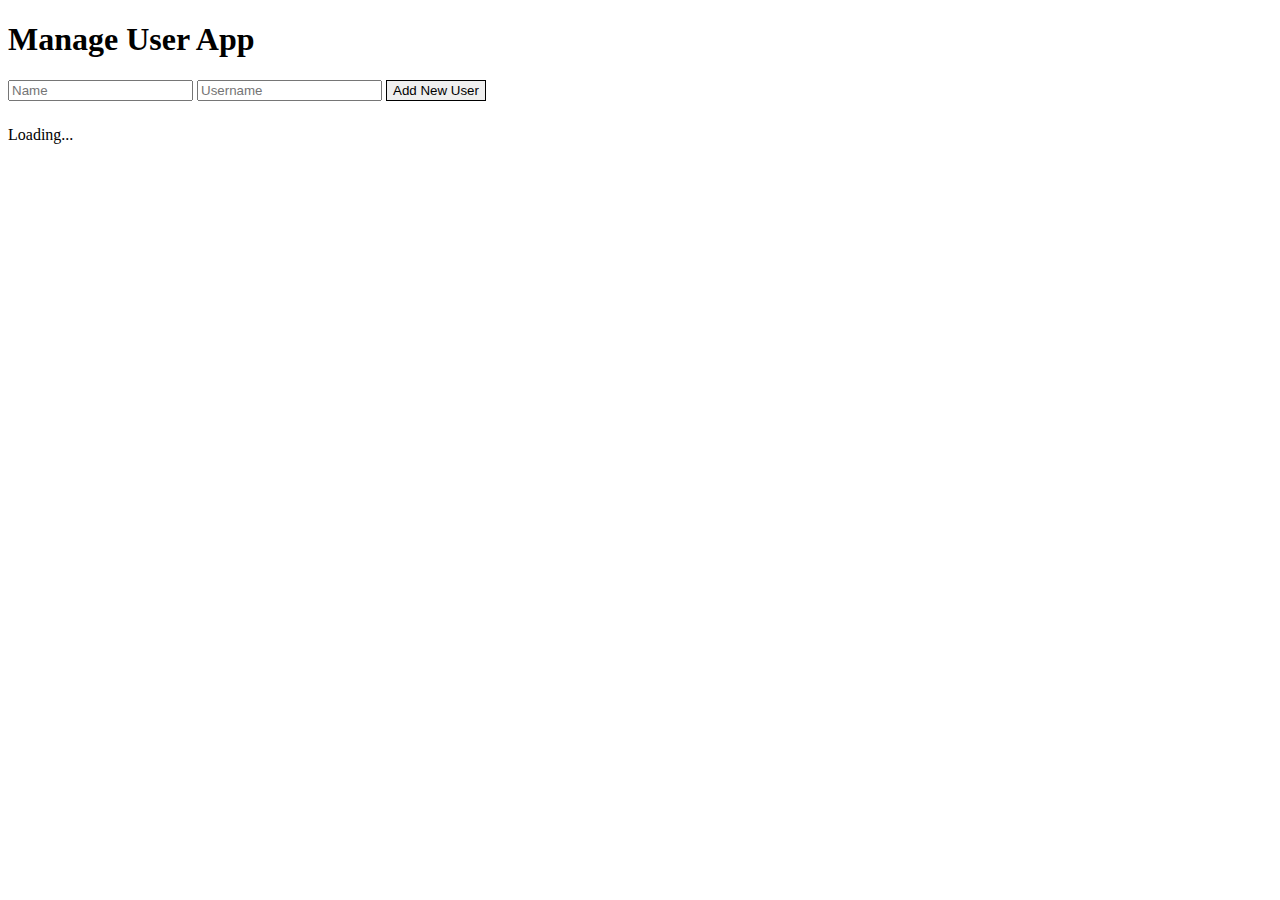
<file: FL13_HW16/homework/app/index.html>
<!DOCTYPE html>
<html lang="en">
<head>
  <meta charset="UTF-8">
  <meta name="viewport" content="width=device-width, initial-scale=1.0">
  <link rel="stylesheet" type="text/css" href="./styles/index.css">
  <title>UserList</title>
</head>
<body>
  <div id="app-container">
  </div>
  <script src="./js/index.js"></script>
</body>
</html>
</file>
<file: FL13_HW1/homework/style.css>
html,body,div,span,applet,object,iframe,h1,h2,h3,h4,h5,h6,p,blockquote,pre,a,abbr,acronym,address,big,cite,code,del,dfn,em,font,img,ins,kbd,q,s,samp,small,strike,strong,sub,sup,tt,var,b,u,i,center,dl,dt,dd,ol,ul,li,fieldset,form,label,legend,table,caption,tbody,tfoot,thead,tr,th,td{background:transparent;border:0;margin:0;padding:0;vertical-align:baseline}body{line-height:1}h1,h2,h3,h4,h5,h6{clear:both;font-weight:normal}ol,ul{list-style:none}blockquote{quotes:none}blockquote:before,blockquote:after{content:'';content:none}del{text-decoration:line-through}table{border-collapse:collapse;border-spacing:0}a img{border:0}#container{float:left;margin:0 -240px 0 0;width:100%}#primary,#secondary{float:right;overflow:hidden;width:220px}#secondary{clear:right}#footer{clear:both;width:100%}.one-column #content{margin:0 auto;width:640px}.single-attachment #content{margin:0 auto;width:900px}body,input,textarea,.page-title span,.pingback a.url{font-family:Georgia,"Bitstream Charter",serif}h3#comments-title,h3#reply-title,#access .menu,#access div.menu ul,#cancel-comment-reply-link,.form-allowed-tags,#site-info,#site-title,#wp-calendar,.comment-meta,.comment-body tr th,.comment-body thead th,.entry-content label,.entry-content tr th,.entry-content thead th,.entry-meta,.entry-title,.entry-utility,#respond label,.navigation,.page-title,.pingback p,.reply,.widget-title,.wp-caption-text{font-family:"Helvetica Neue",Arial,Helvetica,"Nimbus Sans L",sans-serif}input[type="submit"]{font-family:"Helvetica Neue",Arial,Helvetica,"Nimbus Sans L",sans-serif}pre{font-family:"Courier 10 Pitch",Courier,monospace}code{font-family:Monaco,Consolas,"Andale Mono","DejaVu Sans Mono",monospace}#access .menu-header,div.menu,#colophon,#branding,#main,#wrapper{margin:0 auto;width:940px}#wrapper{background:#fff;margin-top:20px;padding:0 20px}#footer-widget-area{overflow:hidden}#footer-widget-area .widget-area{float:left;margin-right:20px;width:220px}#footer-widget-area #fourth{margin-right:0}#site-info{float:left;font-size:14px;font-weight:bold;width:700px}#site-generator{float:right;width:220px}body{background:#f1f1f1}body,input,textarea{color:#666;font-size:12px;line-height:18px}hr{background-color:#e7e7e7;border:0;clear:both;height:1px;margin-bottom:18px}p{margin-bottom:18px}ul{list-style:square;margin:0 0 18px 1.5em}ol{list-style:decimal;margin:0 0 18px 1.5em}ol ol{list-style:upper-alpha}ol ol ol{list-style:lower-roman}ol ol ol ol{list-style:lower-alpha}ul ul,ol ol,ul ol,ol ul{margin-bottom:0}dl{margin:0 0 24px 0}dt{font-weight:bold}dd{margin-bottom:18px}strong{font-weight:bold}cite,em,i{font-style:italic}big{font-size:131.25%}ins{background:#ffc;text-decoration:none}blockquote{font-style:italic;padding:0 3em}blockquote cite,blockquote em,blockquote i{font-style:normal}pre{background:#f7f7f7;color:#222;line-height:18px;margin-bottom:18px;overflow:auto;padding:1.5em}abbr,acronym{cursor:help}sup,sub{height:0;line-height:1;position:relative;vertical-align:baseline}sup{bottom:1ex}sub{top:.5ex}small{font-size:smaller}input{margin-bottom:10px}input[type="text"],input[type="password"],input[type="email"],input[type="url"],input[type="number"],textarea{background:#f9f9f9;border:1px solid #ccc;box-shadow:inset 1px 1px 1px rgba(0,0,0,0.1);-moz-box-shadow:inset 1px 1px 1px rgba(0,0,0,0.1);-webkit-box-shadow:inset 1px 1px 1px rgba(0,0,0,0.1);padding:2px}a:link{color:#06c}a:visited{color:#743399}a:active,a:hover{color:#ff4b33}.screen-reader-text{clip:rect(1px,1px,1px,1px);overflow:hidden;position:absolute !important;height:1px;width:1px}#header{padding:30px 0 0 0}#site-title{float:left;font-size:30px;line-height:36px;margin:0 0 18px 0;width:700px}#site-title a{color:#000;font-weight:bold;text-decoration:none}#site-description{color:#000;clear:right;float:right;font-style:italic;margin:15px 0 18px 0;opacity:.65;width:220px}#branding img{border-top:4px solid #000;border-bottom:1px solid #000;display:block;float:left}#access{background:#000;display:block;float:left;margin:0 auto;width:940px}#access .menu-header,div.menu{font-size:13px;margin-left:12px;width:928px}#access .menu-header ul,div.menu ul{list-style:none;margin:0}#access .menu-header li,div.menu li{float:left;position:relative}#access a{color:#aaa;display:block;line-height:38px;padding:0 10px;text-decoration:none}#access ul ul{box-shadow:0 3px 3px rgba(0,0,0,0.2);-moz-box-shadow:0 3px 3px rgba(0,0,0,0.2);-webkit-box-shadow:0 3px 3px rgba(0,0,0,0.2);display:none;position:absolute;top:38px;left:0;float:left;width:180px;z-index:99999}#access ul ul li{min-width:180px}#access ul ul ul{left:100%;top:0}#access ul ul a{background:#333;line-height:1em;padding:10px;width:160px;height:auto}#access li:hover>a,#access ul ul:hover>a{background:#333;color:#fff}#access ul li:hover>ul{display:block}#access ul li.current_page_item>a,#access ul li.current_page_ancestor>a,#access ul li.current-menu-ancestor>a,#access ul li.current-menu-item>a,#access ul li.current-menu-parent>a{color:#fff}* html #access ul li.current_page_item a,* html #access ul li.current_page_ancestor a,* html #access ul li.current-menu-ancestor a,* html #access ul li.current-menu-item a,* html #access ul li.current-menu-parent a,* html #access ul li a:hover{color:#fff}#main{clear:both;overflow:hidden;padding:40px 0 0 0}#content{margin-bottom:36px}#content,#content input,#content textarea{color:#333;font-size:16px;line-height:24px}#content p,#content ul,#content ol,#content dd,#content pre,#content hr{margin-bottom:24px}#content ul ul,#content ol ol,#content ul ol,#content ol ul{margin-bottom:0}#content pre,#content kbd,#content tt,#content var{font-size:15px;line-height:21px}#content code{font-size:13px}#content dt,#content th{color:#000}#content h1,#content h2,#content h3,#content h4,#content h5,#content h6{color:#000;line-height:1.5em;margin:0 0 20px 0}#content table{border:1px solid #e7e7e7;margin:0 -1px 24px 0;text-align:left;width:100%}#content tr th,#content thead th{color:#777;font-size:12px;font-weight:bold;line-height:18px;padding:9px 24px;border-right:1px solid #e7e7e7}#content tr td{border-top:1px solid #e7e7e7;padding:6px 24px;border-right:1px solid #e7e7e7}#content tr.odd td{background:#f2f7fc}.hentry{margin:0 0 48px 0}.home .sticky{background:#f2f7fc;border-top:4px solid #000;margin-left:-20px;margin-right:-20px;padding:18px 20px}.single .hentry{margin:0 0 36px 0}.page-title{color:#000;font-size:14px;font-weight:bold;margin:0 0 36px 0}.page-title span{color:#333;font-size:16px;font-style:italic;font-weight:normal}.page-title a:link,.page-title a:visited{color:#777;text-decoration:none}.page-title a:active,.page-title a:hover{color:#ff4b33}#content .entry-title{color:#000;font-size:21px;font-weight:bold;line-height:1.3em;margin-bottom:0}.entry-title a:link,.entry-title a:visited{color:#000;text-decoration:none}.entry-title a:active,.entry-title a:hover{color:#ff4b33}.entry-meta{color:#777;font-size:12px}.entry-meta abbr,.entry-utility abbr{border:0}.entry-meta abbr:hover,.entry-utility abbr:hover{border-bottom:1px dotted #666}.single-author .by-author{position:absolute !important;clip:rect(1px 1px 1px 1px);clip:rect(1px,1px,1px,1px)}.entry-content,.entry-summary{clear:both;padding:12px 0 0 0}.entry-content .more-link{white-space:nowrap}#content .entry-summary p:last-child{margin-bottom:12px}.entry-content fieldset{border:1px solid #e7e7e7;margin:0 0 24px 0;padding:24px}.entry-content fieldset legend{background:#fff;color:#000;font-weight:bold;padding:0 24px}.entry-content input{margin:0 0 24px 0}.entry-content input.file,.entry-content input.button{margin-right:24px}.entry-content label{color:#777;font-size:12px}.entry-content select{margin:0 0 24px 0}.entry-content sup,.entry-content sub{font-size:10px}.entry-content blockquote.left{float:left;margin-left:0;margin-right:24px;text-align:right;width:33%}.entry-content blockquote.right{float:right;margin-left:24px;margin-right:0;text-align:left;width:33%}.page-link{clear:both;color:#000;font-weight:bold;line-height:48px;word-spacing:.5em}.page-link a:link,.page-link a:visited{background:#f1f1f1;color:#333;font-weight:normal;padding:.5em .75em;text-decoration:none}.home .sticky .page-link a{background:#d9e8f7}.page-link a:active,.page-link a:hover{color:#ff4b33}body.page .edit-link{clear:both;display:block}#entry-author-info{background:#f2f7fc;border-top:4px solid #000;clear:both;font-size:14px;line-height:20px;margin:24px 0;overflow:hidden;padding:18px 20px}#entry-author-info #author-avatar{background:#fff;border:1px solid #e7e7e7;float:left;height:60px;margin:0 -104px 0 0;padding:11px}#entry-author-info #author-description{float:left;margin:0 0 0 104px}#entry-author-info h2{color:#000;font-size:100%;font-weight:bold;margin-bottom:0}.entry-utility{clear:both;color:#777;font-size:12px;line-height:18px}.entry-meta a,.entry-utility a{color:#777}.entry-meta a:hover,.entry-utility a:hover{color:#ff4b33}#content .video-player{padding:0}.format-standard .wp-video,.format-standard .wp-audio-shortcode,.format-audio .wp-audio-shortcode,.format-standard .video-player{margin-bottom:24px}.home #content .format-aside p,.home #content .category-asides p{font-size:14px;line-height:20px;margin-bottom:10px;margin-top:0}.format-gallery .size-thumbnail img,.category-gallery .size-thumbnail img{border:10px solid #f1f1f1;margin-bottom:0}.format-gallery .gallery-thumb,.category-gallery .gallery-thumb{float:left;margin-right:20px;margin-top:-4px}.home #content .format-gallery .entry-utility,.home #content .category-gallery .entry-utility{padding-top:4px}.attachment .entry-content .entry-caption{font-size:140%;margin-top:24px}.attachment .entry-content .nav-previous a:before{content:'\2190\00a0'}.attachment .entry-content .nav-next a:after{content:'\00a0\2192'}#content img.size-auto,#content img.size-full,#content img.size-large,#content img.size-medium,#content .entry-attachment img,#content .widget-container img{max-width:100%;height:auto}#ie8 #content img.size-auto,#ie8 #content img.size-full,#ie8 #content img.size-large,#ie8 #content img.size-medium,#ie8 #content .entry-attachment img{width:auto}.alignleft,img.alignleft{display:inline;float:left;margin-right:24px;margin-top:4px}.alignright,img.alignright{display:inline;float:right;margin-left:24px;margin-top:4px}.aligncenter,img.aligncenter{clear:both;display:block;margin-left:auto;margin-right:auto}img.alignleft,img.alignright,img.aligncenter{margin-bottom:12px}.wp-caption{background:#f1f1f1;line-height:18px;margin-bottom:20px;max-width:100%;padding:4px;text-align:center}.wp-caption img{margin:5px 5px 0;max-width:622px}.wp-caption p.wp-caption-text{color:#777;font-size:12px;margin:5px}.wp-smiley{margin:0}.gallery{margin:0 auto 18px}.gallery .gallery-item{float:left;margin-top:0;text-align:center}.gallery-columns-1 .gallery-item{width:100%}.gallery-columns-2 .gallery-item{width:50%}.gallery-columns-3 .gallery-item{width:33%}.gallery-columns-4 .gallery-item{width:25%}.gallery-columns-5 .gallery-item{width:20%}.gallery-columns-6 .gallery-item{width:16%}.gallery-columns-7 .gallery-item{width:14%}.gallery-columns-8 .gallery-item{width:12%}.gallery-columns-9 .gallery-item{width:11%}.gallery-columns-1 img{max-width:620px}.gallery-columns-2 img{max-width:288px}.gallery-columns-3 img{max-width:177px}.gallery-columns-4 img{max-width:122px}.gallery-columns-5 img{max-width:88px}.gallery-columns-6 img{max-width:66px}.gallery-columns-7 img{max-width:50px}.gallery-columns-8 img{max-width:39px}.gallery-columns-9 img{max-width:29px}.gallery-item img{height:auto}.gallery-columns-2 .attachment-medium{max-width:92%;height:auto}.gallery-columns-4 .attachment-thumbnail{max-width:84%;height:auto}.gallery .gallery-caption{color:#777;font-size:12px;margin:0 0 12px}.gallery dl{margin:0}.gallery img{border:10px solid #f1f1f1}.gallery br+br{display:none}#content .entry-attachment img{display:block;margin:0 auto}.navigation{color:#777;font-size:12px;line-height:18px;overflow:hidden}.navigation a:link,.navigation a:visited{color:#777;text-decoration:none}.navigation a:active,.navigation a:hover{color:#ff4b33}.nav-previous{float:left;width:50%}.nav-next{float:right;text-align:right;width:50%}#nav-above{margin:0 0 18px 0}#nav-above{display:none}.paged #nav-above,.single #nav-above{display:block}#nav-below{margin:-18px 0 0 0}#comments{clear:both}#comments .navigation{padding:0 0 18px 0}h3#comments-title,h3#reply-title{color:#000;font-size:20px;font-weight:bold;margin-bottom:0}h3#comments-title{padding:24px 0}.commentlist{list-style:none;margin:0}.commentlist li.comment{border-bottom:1px solid #e7e7e7;line-height:24px;margin:0 0 24px 0;padding:0 0 0 56px;position:relative}.commentlist li:last-child{border-bottom:0;margin-bottom:0}#comments .comment-body ul,#comments .comment-body ol{margin-bottom:18px}#comments .comment-body p:last-child{margin-bottom:6px}#comments .comment-body blockquote p:last-child{margin-bottom:24px}.commentlist ol{list-style:decimal}.commentlist .avatar{position:absolute;top:4px;left:0}.comment-author cite{color:#000;font-style:normal;font-weight:bold}.comment-author .says{font-style:italic}.comment-meta{font-size:12px;margin:0 0 18px 0}.comment-meta a:link,.comment-meta a:visited{color:#777;text-decoration:none}.comment-meta a:active,.comment-meta a:hover{color:#ff4b33}.commentlist .bypostauthor>div{background:#f2f7fc;border-top:4px solid #000;margin-bottom:10px;padding:10px 0 0 20px}.reply{font-size:12px;padding:0 0 24px 0}.reply a,a.comment-edit-link{color:#777}.reply a:hover,a.comment-edit-link:hover{color:#ff4b33}.commentlist .children{list-style:none;margin:0}.commentlist .children li{border:0;margin:0}.nopassword,.nocomments{display:none}#comments .pingback{border-bottom:1px solid #e7e7e7;margin-bottom:18px;padding-bottom:18px}.commentlist li.comment+li.pingback{margin-top:-6px}#comments .pingback p{color:#777;display:block;font-size:12px;line-height:18px;margin:0}#comments .pingback .url{font-size:13px;font-style:italic}input[type="submit"]{color:#333}form{text-align:right}input{width:200px}#respond{border-top:1px solid #e7e7e7;margin:24px 0;overflow:hidden;position:relative}#respond p{margin:0}#respond .comment-notes{margin-bottom:1em}.form-allowed-tags{line-height:1em}.children #respond{margin:0 48px 0 0}h3#reply-title{margin:18px 0}#comments-list #respond{margin:0 0 18px 0}#comments-list ul #respond{margin:0}#cancel-comment-reply-link{font-size:12px;font-weight:normal;line-height:18px}#respond .required{color:#ff4b33;font-weight:bold}#respond label{color:#777;font-size:12px}#respond input{margin:0 0 9px;width:98%}#respond textarea{width:98%}#respond .form-allowed-tags{color:#777;font-size:12px;line-height:18px}#respond .form-allowed-tags code{font-size:11px}#respond .form-submit{margin:12px 0}#respond .form-submit input{font-size:14px;width:auto}.widget-area ul{list-style:none;margin-left:0}.widget-area ul ul{list-style:square;margin-left:1.3em}.widget-area select{max-width:100%}.widget_search #s{width:60%}.widget_search label{display:none}.widget-container{word-wrap:break-word;-webkit-hyphens:auto;-moz-hyphens:auto;hyphens:auto;margin:0 0 18px 0}.widget-container .wp-caption img{margin:auto}.widget-container.widget_image .wp-caption{width:auto}.widget-container.widget_image .wp-caption img{margin-left:-8px}.widget-title{color:#222;font-size:14px;font-weight:bold}.widget-area a:link,.widget-area a:visited{text-decoration:none}.widget-area a:active,.widget-area a:hover{text-decoration:underline}.widget-area .entry-meta{font-size:11px}#wp_tag_cloud div{line-height:1.6em}#wp-calendar{width:100%}#wp-calendar caption{color:#222;font-size:14px;font-weight:bold;padding-bottom:4px;text-align:left}#wp-calendar thead{font-size:11px}#wp-calendar tbody{color:#aaa}#wp-calendar tbody td{background:#f5f5f5;border:1px solid #fff;padding:3px 0 2px;text-align:center}#wp-calendar tbody .pad{background:0}#wp-calendar tfoot #next{text-align:right}.widget_rss a.rsswidget{color:#000}.widget_rss a.rsswidget:hover{color:#ff4b33}.widget_rss .widget-title img{width:11px;height:11px}#main .widget-area ul{margin-left:0;padding:0 20px 0 0}#main .widget-area ul ul{border:0;margin-left:1.3em;padding:0}#main .widget-container.music-player ul{margin:0}#footer{margin-bottom:20px}#colophon{border-top:4px solid #000;margin-top:-4px;overflow:hidden;padding:18px 0}#site-info{font-weight:bold}#site-info a{color:#000;text-decoration:none}#site-generator{font-style:italic;position:relative}#site-generator a{background:url(images/wordpress.png) center left no-repeat;color:#666;display:inline-block;line-height:16px;padding-left:20px;text-decoration:none}#site-generator a:hover{text-decoration:underline}img#wpstats{display:block;margin:0 auto 10px}pre{-webkit-text-size-adjust:140%}code{-webkit-text-size-adjust:160%}#access,.entry-meta,.entry-utility,.navigation,.widget-area{-webkit-text-size-adjust:120%}#site-description{-webkit-text-size-adjust:none}@media print{body{background:none !important}#wrapper{clear:both !important;display:block !important;float:none !important;position:relative !important}#header{border-bottom:2pt solid #000;padding-bottom:18pt}#colophon{border-top:2pt solid #000}#site-title,#site-description{float:none;line-height:1.4em;margin:0;padding:0}#site-title{font-size:13pt}.entry-content{font-size:14pt;line-height:1.6em}.entry-title{font-size:21pt}#access,#branding img,#respond,.comment-edit-link,.edit-link,.navigation,.page-link,.widget-area{display:none !important}#container,#header,#footer{margin:0;width:100%}#content,.one-column #content{margin:24pt 0 0;width:100%}.wp-caption p{font-size:11pt}#site-info,#site-generator{float:none;width:auto}#colophon{width:auto}img#wpstats{display:none}#site-generator a{margin:0;padding:0}#entry-author-info{border:1px solid #e7e7e7}#main{display:inline}.home .sticky{border:0}}img{width:140px;vertical-align:middle;display:block;margin:0 auto;margin-left:calc(50% - 50px);margin-bottom:20px}nav>a{padding:10px;color:#0279c1}nav>a b:hover{color:#00527a}nav>a:visited{color:#0279c1}article{padding-left:10px}footer{margin-top:20px;padding:40px 20px;text-align:center;background:#3333}
</file>
<file: FL13_HW11/homework/material-icons/material-icons.css>
@font-face {
  font-family: 'Material Icons';
  font-style: normal;
  font-weight: 400;
  src: url(MaterialIcons-Regular.eot); /* For IE6-8 */
  src: local('Material Icons'),
       local('MaterialIcons-Regular'),
       url(MaterialIcons-Regular.woff2) format('woff2'),
       url(MaterialIcons-Regular.woff) format('woff'),
       url(MaterialIcons-Regular.ttf) format('truetype');
}

.material-icons {
  font-family: 'Material Icons';
  font-weight: normal;
  font-style: normal;
  font-size: 24px;  /* Preferred icon size */
  display: inline-block;
  line-height: 1;
  text-transform: none;
  letter-spacing: normal;
  word-wrap: normal;
  white-space: nowrap;
  direction: ltr;

  /* Support for all WebKit browsers. */
  -webkit-font-smoothing: antialiased;
  /* Support for Safari and Chrome. */
  text-rendering: optimizeLegibility;

  /* Support for Firefox. */
  -moz-osx-font-smoothing: grayscale;

  /* Support for IE. */
  font-feature-settings: 'liga';
}
</file>
<file: FL13_HW11/homework/styles.css>
/* TODO: your styles goes here*/
#root {
    width: 350px;
    border-radius: 5px;
    box-shadow: 0 0 10px rgba(0,0,0,0.5);
    padding: 5px;
}
li, input {
    list-style: none;
    cursor: pointer;
}
li i.folder {
    color: #EDBC0B;
}
li i.file {
    color: #B0B0B0;
}
li span {
    display: flex;
}
li span.text {
    margin-top: auto;
    margin-bottom: auto;
}
ul.emp {
    padding-left: 0;
}
ul.emp li {
    cursor: text;
}
span.filedescr:hover, span.foldescr:hover, #menu li#rename:hover,#menu li#delete:hover {
    background-color: #E3E3E3;
}
#menu li#ren:hover,#menu li#del:hover {
    background-color: inherit;
}
#menu {
    border-radius: 1px;
    background-color: #F7F7F7;
    margin: 0;
    width: 80px;
    padding: 10px;
    display: none;
    position: fixed;
    box-shadow: 2px 3px 4px -1px rgba(0,0,0,0.5);
}
input {
    border: none;
    background-color: inherit;
    color: black;
}
</file>
<file: FL13_HW12/homework/styles.css>
body {
    margin: 0;
    background-color: #E1E1E1;
}

#root {
    margin: 20px;
    background-color: #fff;
    display: flex;
}

#left, #right {
    width: 50%;
    border-right: 1px solid #E1E1E1;
    padding: 10px 10px 10px 10px;
}

h2 {
    color: lightskyblue;
    margin: 0;
    font-size: 40px;
}

#bk_list {
    width: 100%;
}

.bk_name {
    font-size: 20px;
    margin: 0 0 0 20px;
}

.bk_name:hover {
    font-weight: bold;

}

#nai {
    display: flex;
    margin-bottom: 10px;
}

#nai span h3{
    font-size: 20px;
    margin-top: 10px;
    margin-bottom: 10px;
}

#nai span {
    margin-left: 20px;
    margin-right: 60px;
    width: 65%;
    text-align: left;
}

#nai #bk_plot {
    margin-left: 10px;
    letter-spacing: 0.5px;
}

#nai #bk_author {
    font-weight: 600;
}

#bk_img {
    max-width: 150px;
    width: auto;
    height: auto;
    margin-right: 30px;
}


.bk_edit, #bk_add, #add_book, #save_book, #cancel_book {
    padding: 10px;
    font-weight: bold;
}

.bk_edit {
    background-color: #fff;
    border: 1px solid black;
    width: 100px;
    float: right;
}

.bk_edit:hover {
    background-color: #E1E1E1;
}

#bk_add, #add_book, #save_book, #cancel_book {
    background-color: lightskyblue;
    color: #fff;
    border: none;
}

#bk_add:hover, #add_book:hover, #save_book:hover, #cancel_book:hover {
    background-color: #186a9e;
}

.bk_name, .bk_edit, #bk_add, #add_book, #save_book, #cancel_book {
    cursor: pointer;
    outline: none;
}

#edit_form, #add_form {
    margin-left: 20px;
}

#edit_form p label, #add_form p label {
    font-weight: bold;
    font-size: 17px;
    letter-spacing: 0.5px;
    margin-bottom: 10px;
}

#edit_form p input, #add_form p input {
    border: 1px solid black;
    font-size: 14px;
    padding: 3px;
    height: 20px;
}

#edit_form p input:focus, #add_form p input:focus {
    border: 1px solid lightblue;
}

#edit_form p, #add_form p {
    display: flex;
    flex-direction: column;
}

#edit_form p:last-child, #add_form p:last-child {
    flex-direction: row;
}

#add_book, #save_book, #cancel_book {
    width: 100px;
} 

#add_book, #save_book {
    margin-right: 20px;
}

#add_book, #save_book {
    margin-left: auto;
}

#cancel_book {
    margin-right: auto;
}
</file>
<file: FL13_HW13/homework/css/styles.css>
.navbar-brand {
    font-size: 30px;
    font-weight: 600;
    font-family: Arial, Helvetica, sans-serif;
    font-stretch: semi-condensed;
}

.nav-link {
    font-weight: 500;
}

.hero-info {
    margin-top: 6rem;
}

.hero__title {
    font-size: 12vw;
    font-weight: 400;
}

.hero__description {
    margin-top: 30px;
    font-size: 20px;
}

.hero__image {
    width: 60%;
}

.hero__button,
.subscribe__button {
    background-color: #FF7F50;
}

.card-section__title p {
    font-size: 20px;
}

.subscribe__text,
.subscribe__input-group {
    margin-top: 40px;
}

.subscribe__text p {
    font-size: 16px;
}

.subscribe__input-group input {
    margin-bottom: 10px;
}

@media screen and (max-width: 768px) {
    .hero {
        flex-direction: column-reverse;
    }

    .hero-info {
        margin-top: 0;
    }

    .hero__description {
        font-size: 33px;
    }

    .hero__image {
        width: 100%;
    }

    .subscribe__text p {
        font-size: 23px;
    }

    .subscribe__input-group {
        margin-top: 0;
    }

    .navbar-brand {
        font-size: 45px;
    }
}

@media screen and (min-width: 769px) {
    .hero {
        flex-direction: row;
    }

    .hero__title {
        font-size: 3.5vw;
    }
}
</file>
<file: FL13_HW3/homework/css/style1.css>
.header_heading::after {
  background-color: #14A0C7; }

.section_text::after {
  background-color: #14A0C7; }

.section_banner_heading::after {
  background-color: #14A0C7; }

body {
  background-color: white;
  margin: 0; }

.landing-logo {
  display: flex; }
  .landing-logo img {
    padding-top: 20px;
    height: 40px;
    width: 40px; }
  .landing-logo p {
    font-family: "Hind", sans-serif;
    font-weight: bold;
    font-size: x-large;
    color: rgba(0, 0, 0, 0.65);
    margin-top: 17px;
    padding-left: 15px;
    display: flex;
    flex-direction: column; }
    .landing-logo p span {
      font-weight: normal;
      font-size: x-small;
      opacity: 1;
      line-height: 3px;
      margin-left: 10px; }

.header {
  background: url("../img/m-h-day.jpg");
  background-repeat: no-repeat;
  background-position-y: -150px;
  background-position-x: -10px;
  height: 800px;
  border-radius: 0 0 40% 0 / 30%;
  max-height: 760px;
  padding-left: 150px; }
  .header .header-wrap {
    color: black; }
    .header .header-wrap .header_heading {
      font-family: 'Source Sans Pro', sans-serif;
      font-weight: bold;
      font-size: 75px;
      opacity: 0.65;
      line-height: 75px;
      width: 550px;
      position: relative;
      margin-bottom: 35px;
      z-index: 1; }
    .header .header-wrap .header_heading::after {
      content: '';
      filter: brightness(115%);
      position: absolute;
      width: 315px;
      height: 50px;
      right: 235px;
      top: 95px;
      z-index: -1; }
    .header .header-wrap .header_text {
      white-space: pre-line;
      font-family: "Hind", sans-serif;
      font-size: 17px;
      opacity: 0.65;
      width: 825px; }
    .header .header-wrap .header_button {
      margin-top: 50px;
      background-color: #699900;
      color: white;
      font-size: larger;
      width: 150px;
      height: 45px;
      border: none; }
    .header .header-wrap a.login, .header .header-wrap main .section_card_wrap .section_card .section_card_right_container .login.section_card_text, main .section_card_wrap .section_card .section_card_right_container .header .header-wrap .login.section_card_text {
      color: white;
      font-size: larger;
      font-family: 'Source Sans Pro', sans-serif;
      margin-left: 170px; }

main {
  font-family: 'Source Sans Pro', sans-serif; }
  main .section_text {
    color: black;
    text-align: center;
    font-size: 40px;
    font-weight: 600;
    position: relative;
    opacity: 0.8;
    z-index: 1; }
    main .section_text::after {
      content: '';
      position: absolute;
      width: 182px;
      height: 50px;
      right: 570px;
      top: -3px;
      z-index: -1; }
  main .section_card_wrap .section_card {
    background-color: #21232E;
    max-width: 60%;
    width: auto;
    height: 270px;
    display: flex;
    flex-direction: row;
    margin-left: auto;
    margin-right: auto;
    margin-bottom: 25px;
    border-radius: 5px; }
    main .section_card_wrap .section_card .section_card_img {
      margin: 20px;
      width: 40%; }
    main .section_card_wrap .section_card .section_card_right_container {
      margin-top: 20px;
      text-align: center;
      max-width: 60%;
      font-size: 25px; }
      main .section_card_wrap .section_card .section_card_right_container .section_card_heading {
        color: white;
        font-weight: 600; }
      main .section_card_wrap .section_card .section_card_right_container a, main .section_card_wrap .section_card .section_card_right_container .section_card_text {
        opacity: 0.8;
        color: white;
        font-size: 16px; }
      main .section_card_wrap .section_card .section_card_right_container .section_card_text {
        font-family: "Source Sans Pro", sans-serif;
        text-align: left;
        width: 75%;
        word-spacing: 3px;
        margin-left: auto;
        margin-right: auto;
        line-height: 25px;
        margin-bottom: 0; }
  main .section_banner {
    display: flex;
    flex-direction: row;
    font-family: 'Source Sans Pro', sans-serif;
    max-width: 60%;
    height: 135px;
    margin-left: auto;
    margin-right: auto;
    background: linear-gradient(to right, #689801, #2c5ade);
    position: absolute;
    left: 300px;
    right: 300px;
    border-radius: 5px; }
    main .section_banner .section_banner_text_wrap {
      width: 65%;
      padding-left: 100px; }
      main .section_banner .section_banner_text_wrap .section_banner_heading {
        font-size: 30px;
        font-weight: bold;
        color: black;
        opacity: 0.65;
        margin-top: 25px;
        margin-bottom: 10px;
        position: relative;
        z-index: 1; }
        main .section_banner .section_banner_text_wrap .section_banner_heading::after {
          content: '';
          position: absolute;
          width: 67px;
          height: 50px;
          right: 405px;
          top: -12px;
          z-index: -1; }
      main .section_banner .section_banner_text_wrap .section_banner_text {
        color: #ADC3CE;
        margin-top: 0; }
    main .section_banner .section_banner_button {
      margin-top: auto;
      margin-bottom: auto;
      background-color: #699900;
      color: white;
      font-size: larger;
      width: 150px;
      height: 45px;
      border: none; }

.footer .footer-wrap {
  height: 250px;
  background-color: #21232E;
  margin-top: 90px;
  display: flex;
  flex-direction: row; }
  .footer .footer-wrap p,
  .footer .footer-wrap span {
    color: #C0C0C4; }
  .footer .footer-wrap .footer_logo {
    padding-top: 7%;
    padding-left: 8%; }
  .footer .footer-wrap .footer_text {
    font-family: "Source Sans Pro", sans-serif;
    padding-top: 7.3%;
    padding-left: 23%;
    padding-right: 14.5%; }
  .footer .footer-wrap .footer-cr {
    font-family: "Source Sans Pro", sans-serif;
    padding-top: 9.6%;
    padding-right: 10%;
    width: 500px; }
</file>
<file: FL13_HW3/homework/css/style2.css>
.header_heading::after {
  background-color: #FF4E33; }

.section_text::after {
  background-color: #FF4E33; }

.section_banner_heading::after {
  background-color: #FF4E33; }

body {
  background-color: #21232E;
  margin: 0; }

.landing-logo {
  display: flex; }
  .landing-logo img {
    padding-top: 20px;
    height: 40px;
    width: 40px; }
  .landing-logo p {
    font-family: "Fresca", sans-serif;
    font-weight: bold;
    font-size: x-large;
    color: white;
    margin-top: 17px;
    padding-left: 15px;
    display: flex;
    flex-direction: column; }
    .landing-logo p span {
      font-weight: normal;
      font-size: x-small;
      opacity: 1;
      line-height: 3px;
      margin-left: 10px; }

.header {
  background: url("../img/m-h-night.jpg");
  background-repeat: no-repeat;
  background-position-y: -150px;
  background-position-x: -10px;
  height: 800px;
  border-radius: 0 0 40% 0 / 30%;
  max-height: 760px;
  padding-left: 150px; }
  .header .header-wrap {
    color: white; }
    .header .header-wrap .header_heading {
      font-family: 'Source Sans Pro', sans-serif;
      font-weight: bold;
      font-size: 75px;
      opacity: 1;
      line-height: 75px;
      width: 550px;
      position: relative;
      margin-bottom: 35px;
      z-index: 1; }
    .header .header-wrap .header_heading::after {
      content: '';
      filter: brightness(115%);
      position: absolute;
      width: 315px;
      height: 50px;
      right: 235px;
      top: 95px;
      z-index: -1; }
    .header .header-wrap .header_text {
      white-space: pre-line;
      font-family: "Fresca", sans-serif;
      font-size: 17px;
      opacity: 1;
      width: 825px; }
    .header .header-wrap .header_button {
      margin-top: 50px;
      background-color: #E3AC00;
      color: white;
      font-size: larger;
      width: 150px;
      height: 45px;
      border: none; }
    .header .header-wrap a.login, .header .header-wrap main .section_card_wrap .section_card .section_card_right_container .login.section_card_text, main .section_card_wrap .section_card .section_card_right_container .header .header-wrap .login.section_card_text {
      color: white;
      font-size: larger;
      font-family: 'Source Sans Pro', sans-serif;
      margin-left: 170px; }

main {
  font-family: 'Source Sans Pro', sans-serif; }
  main .section_text {
    color: white;
    text-align: center;
    font-size: 40px;
    font-weight: 600;
    position: relative;
    opacity: 1;
    z-index: 1; }
    main .section_text::after {
      content: '';
      position: absolute;
      width: 182px;
      height: 50px;
      right: 570px;
      top: -3px;
      z-index: -1; }
  main .section_card_wrap .section_card {
    background-color: #3B3F50;
    max-width: 60%;
    width: auto;
    height: 270px;
    display: flex;
    flex-direction: row;
    margin-left: auto;
    margin-right: auto;
    margin-bottom: 25px;
    border-radius: 5px; }
    main .section_card_wrap .section_card .section_card_img {
      margin: 20px;
      width: 40%; }
    main .section_card_wrap .section_card .section_card_right_container {
      margin-top: 20px;
      text-align: center;
      max-width: 60%;
      font-size: 25px; }
      main .section_card_wrap .section_card .section_card_right_container .section_card_heading {
        color: white;
        font-weight: 600; }
      main .section_card_wrap .section_card .section_card_right_container a, main .section_card_wrap .section_card .section_card_right_container .section_card_text {
        opacity: 0.8;
        color: white;
        font-size: 16px; }
      main .section_card_wrap .section_card .section_card_right_container .section_card_text {
        font-family: "Fresca", sans-serif;
        text-align: left;
        width: 75%;
        word-spacing: 3px;
        margin-left: auto;
        margin-right: auto;
        line-height: 25px;
        margin-bottom: 0; }
  main .section_banner {
    display: flex;
    flex-direction: row;
    font-family: 'Source Sans Pro', sans-serif;
    max-width: 60%;
    height: 135px;
    margin-left: auto;
    margin-right: auto;
    background: linear-gradient(to right, #e3ac01, #8a2a51);
    position: absolute;
    left: 300px;
    right: 300px;
    border-radius: 5px; }
    main .section_banner .section_banner_text_wrap {
      width: 65%;
      padding-left: 100px; }
      main .section_banner .section_banner_text_wrap .section_banner_heading {
        font-size: 30px;
        font-weight: bold;
        color: white;
        opacity: 1;
        margin-top: 25px;
        margin-bottom: 10px;
        position: relative;
        z-index: 1; }
        main .section_banner .section_banner_text_wrap .section_banner_heading::after {
          content: '';
          position: absolute;
          width: 67px;
          height: 50px;
          right: 405px;
          top: -12px;
          z-index: -1; }
      main .section_banner .section_banner_text_wrap .section_banner_text {
        color: #ADC3CE;
        margin-top: 0; }
    main .section_banner .section_banner_button {
      margin-top: auto;
      margin-bottom: auto;
      background-color: #E3AC00;
      color: white;
      font-size: larger;
      width: 150px;
      height: 45px;
      border: none; }

.footer .footer-wrap {
  height: 250px;
  background-color: #3B3F50;
  margin-top: 90px;
  display: flex;
  flex-direction: row; }
  .footer .footer-wrap p,
  .footer .footer-wrap span {
    color: #C0C0C4; }
  .footer .footer-wrap .footer_logo {
    padding-top: 7%;
    padding-left: 8%; }
  .footer .footer-wrap .footer_text {
    font-family: "Fresca", sans-serif;
    padding-top: 7.3%;
    padding-left: 23%;
    padding-right: 14.5%; }
  .footer .footer-wrap .footer-cr {
    font-family: "Fresca", sans-serif;
    padding-top: 9.6%;
    padding-right: 10%;
    width: 500px; }
</file>
<file: FL13_HW4/homework/css/style.css>
body {
    margin: 0;
}

.main-nav ul {
    display: flex;
    list-style-type: none;
    margin-top: 1.29vw;
    margin-bottom: 1.29vw;
}

.main-nav .lab a {
    font-size: 1.5vw;
    width: 16vw;
    font-weight: 600;
    letter-spacing: 2px;
    margin-left: 10vw;
    margin-right: 35vw;
}

.main-nav a {
    display: block;
    color: #777;
    text-decoration: none;
    font-size: 1vw;
    width: 2vw;
    font-weight: 100;
    margin-right: 4vw;
}

.main-nav .nav-a:hover {
    color: #bfba55;
}

.hero {
    overflow: hidden;
    width: 100%;
    height: 91vh;
}

.hero-logo {
    background-image: linear-gradient(rgba(0, 0, 0, 0.7), rgba(0, 0, 0, 0.7)), url(../img/home-bg.jpg);
    background-repeat: no-repeat;
    background-position: center;
    background-size: cover;
    width: 100%;
    height: 130vh;
    position: relative;
    line-height: 60px;
}

.hero-description p {
    font-family: Cambria, Cochin, Georgia, Times, 'Times New Roman', serif;
    text-align: center;
    position: absolute;
    top: 33%;
    left: 50%;
    transform: translate(-50%, -50%);
    width: 60vw;
    font-size: 4.5vw;
    color: white;
    display: flex;
    flex-direction: column;
    align-items: center;
}

.img-lab {
    margin-top: 1vw;
    color: #bfba55;
    font-size: 1vw;
    font-weight: normal;
    font-family: Georgia, 'Times New Roman', Times, serif;
}

.discover a {
    text-decoration: none;
    font-weight: bold;
    color: black;
    opacity: 0.8;
}

.discover {
    display: flex;
    align-items: center;
    justify-content: center;
    width: 10vw;
    height: 2.6vw;
    background-color: white;
    text-decoration: none;
    text-transform: uppercase;
    font-size: 0.8vw;
    border: 1px solid white;
    border-radius: 20px;
    margin-top: 2.5vw;
}

.post {
    display: flex;
    flex-direction: column;
    align-items: center;
    margin-bottom: 70px;
    padding-bottom: 50px;
    border-bottom: 1px solid rgba(0, 0, 0, 0.1);
}

.post:last-child {
    margin-bottom: 100px;
    padding-bottom: 0;
    border-bottom: none;
}

.post-content {
    float: left;
}

.post-description h2 {
    margin-bottom: 0;
}

.posts-line {
    margin-top: 10vh;
    display: flex;
    flex-direction: column;
    margin-left: auto;
    margin-right: auto;
    max-width: 900px;
}

.post-info {
    display: flex;
    flex-direction: row;
    height: 60px;
    align-items: center;
    color: rgba(0, 0, 0, 0.6);
}

.name {
    margin-left: 0;
}

.post-info img {
    width: 40px;
    border-radius: 20px;
    margin-right: 0px;
}

.info-item {
    margin: 10px;
}

.post-img img {
    max-width: 100%;
    width: auto;
    height: auto;
}

.post-text {
    margin-top: 15px;
    font-size: 0.99vw;
    opacity: 0.6;
}

i {
    font-size: 13px;
}

.continue {
    display: flex;
    align-items: center;
    justify-content: center;
    background-color: white;
    border: 1px solid rgba(0, 0, 0, 0.3);
    border-radius: 18px;
    margin-top: 40px;
    height: 40px;
    width: 158px;
}

.continue a {
    text-decoration: none;
    font-weight: bold;
    color: black;
    opacity: 0.5;
}

footer {
    background-color: black;
    align-items: center;
    height: 300px;
    position: relative;
}

.footer-content {
    position: absolute;
    top: 50%;
    left: 50%;
    margin-right: -50%;
    transform: translate(-50%, -50%);
    display: flex;
    max-width: 900px;
    height: auto;
}

.footer-item h2 {
    color: white;
    margin-bottom: 10px;
}

.footer-item span,
.footer-item p {
    color: gray;
}

.talk {
    display: flex;
    flex-direction: column;
    line-height: 30px;
    margin-left: 200px;
    max-width: 500px;
    width: 500px;
}

.e-lab {
    line-height: 25px;
    width: 600px;
}
</file>
<file: FL13_HW5/homework/css/styles.css>
body {
  font-family: roboto;
}

.post-1 {
  background: #F3D250;
}

.post-2 {
  background: #8D8741;
}

.post-3 {
  background: #659DBD;
}

.post-4 {
  background: #DAAD86;
}

body {
  background-color: #0B192F;
}

.content {
  margin-left: 4px;
  margin-right: 4px;
}

main {
  display: flex;
  flex-direction: row;
}

header {
  display: flex;
  flex-direction: row;
  align-items: center;
  background-color: #162B4D;
  justify-content: space-between;
  max-height: 20vh;
  height: 10vh;
}

.sl-log {
  display: none;
}

.logo h1 {
  color: white;
  font-weight: 300;
  margin-left: 1vw;
}

.violet {
  color: #601E4F;
}

.main-nav,
ul {
  margin-top: 0;
  margin-bottom: 0;

}

.main-nav ul {
  display: flex;
  list-style-type: none;
  margin-right: 6vw;
  padding: 0;
}

.main-nav ul li {
  height: 10vh;
  display: flex;
  align-items: center;
  padding-left: 1.7vw;
  padding-right: 1.7vw;
}


.main-nav ul li a {
  text-decoration: none;
  color: white;
  font-weight: 300;
}

.main-nav ul li:hover {
  color: #b8b8b8;
  background-color: #445570;
}

.main-content,
.aside-content {
  margin-top: 2vh;
  margin-bottom: 2vh;
}

.main-content {
  max-width: 80%;
  width: 80%;
}

.s-line {
  display: flex;
  max-width: 100%;
  width: 100%;
}

.s-img img {
  max-width: 100%;
  width: 100%;
  height: 100%;
}

.s-content {
  display: flex;
  flex-direction: row;
  max-width: 50%;
  width: 300%;
  height: auto;
  font-weight: 200;
}

.s-content:nth-child(2n) {
  flex-direction: row-reverse;
}

.text {
  padding: 2vw;
}

.first {
  text-align: left;
}

.second {
  text-align: right;
}

.second p {
  padding-left: 15%;
}

.text p {
  font-size: 15px;
  line-height: 17px;
  width: 100%;
}

.text p:nth-child(2n) {
  width: 85%;
}

.text h2 {
  margin-top: 0;
  font-weight: 200;
  font-size: 45px;
}

.date {
  text-align: center;
  padding: 1vw;
}

.date span {
  font-size: 30px;
}

.date {
  font-size: 15px;
}

.p1 {
  background-color: #F3D250;
}

.p2 {
  background-color: #8D8741;
}

.p3 {
  background-color: #659DBD;
}

.p4 {
  background-color: #DAAD86;
}

.p1 img:hover,
.p2 img:hover,
.p3 img:hover,
.p4 img:hover {
  opacity: 0.5;
}

.s-content:hover {
  color: rgba(0, 0, 0, 0.5);
}

.last {
  background: url("../img/post5.jpg");
  background-size: cover;
  max-width: 100%;
  width: auto;
  height: auto;
}

.last .text {
  margin-top: 9vw;
  margin-left: 1vw;
  margin-right: 1vw;
  margin-bottom: 2vw;
  padding: 0;
  width: 100%;
  font-weight: 200;
  color: #fff;
}

.last .text h2 {
  margin-top: 3.3vw;
  margin-bottom: 0.8vw;
}

.last .text p {
  font-size: 15px;
}

.aside-content {
  width: 20%;
  display: flex;
  flex-direction: column;
  margin-left: 10px;
}

aside img {
  max-width: 100%;
  width: auto;
  height: auto;
}

aside {
  margin: 0;
  background-color: white;
  margin-bottom: 10px;
}

.aside-text {
  font-size: 15px;
  margin-left: 5px;
  margin-right: 5px;
  font-weight: 200;
  margin-bottom: 1.5vw;
  line-height: 17px;
}

.aside-text .title {
  font-weight: 200;
  font-size: 25px;
  line-height: 25px;
}

.aside-text button {
  border: 1.5px solid black;
  background-color: white;
  height: 36px;
  font-size: 10px;
  font-weight: 600;
  vertical-align: middle;
  align-items: center;
}

.aside-text button:hover {
  border-top: 0;
  border-left: 0;
  border-right: 0;
}

.aside-text button span {
  padding: 18px 18px;
}

footer {
  max-width: 79.5%;
  width: auto;
  height: auto;
  background-color: #162B4D;
  color: #6b7585;
  display: flex;
  line-height: 5px;

}

.left-f {
  margin-left: 20px;
  margin-right: auto;
}

.right-f {
  margin-left: auto;
  margin-right: 20px;
}

.left-f,
.right-f {
  margin-top: 7px;
  margin-bottom: 7px;
  font-size: 10px;
}

@media screen and (max-width: 1400px) {}

@media screen and (max-width: 768px) {
  .main-nav {
    display: none;
  }

  .logo {
    margin-left: auto;
    margin-right: auto
  }

  header {
    flex-direction: column;
    height: 20vh;
  }

  .sl-log {
    display: block;
    font-size: 25px;
    color: white;
  }

  .s-line {
    flex-direction: column;
  }

  .s-line:nth-child(2n) {
    flex-direction: column-reverse;
  }

  .s-content {
    max-width: 100%;
  }

  .s-img {
    max-width: 100%;
  }

  .last {
    max-width: 100%;
  }

  .main-content {
    max-width: 60%;
    width: 60%;
  }

  .aside-content {
    max-width: 40%;
    width: 40%;
  }

  footer {
    width: 59.389%;
    flex-direction: column;
    align-items: center;
  }

  .left-f,
  .right-f {
    margin-left: auto;
    margin-right: auto;
  }

  .foot {
    text-align: center;
  }

  .s-content {
    flex-direction: column-reverse;
    max-width: 100%;
  }

  .s-content:nth-child(2n) {
    flex-direction: column-reverse;
  }

  .second {
    text-align: left;
  }

  .second p {
    padding-left: 0;
  }

  .p1 img:hover,
  .p2 img:hover,
  .p3 img:hover,
  .p4 img:hover {
    opacity: 0.5;
  }

  .s-content:hover {
    color: rgba(0, 0, 0, 0.5);
  }
}

@media screen and (max-width: 480px) {
  main {
    flex-direction: column;
  }

  .main-content {
    max-width: 100%;
    width: 100%;
  }

  .aside-content {
    max-width: 99%;
    width: 99%;
    margin-left: 4px;
    margin-right: 8px;
  }

  footer {
    max-width: 99%;
    width: 99%;
    margin-left: 4px;
    margin-right: 4px;
  }

  .left-f,
  .right-f {
    margin-left: auto;
    margin-right: auto;
  }

  .foot {
    text-align: center;
  }
}
</file>
<file: FL13_HW16/homework/app/styles/index.css>
/* Your code goes here */
#add_form {
    margin-bottom: 25px;
}

table {
    border-collapse: collapse;
}

.el_id {
    padding-right: 50px;
    border: 0;
}

.el_name input, .el_username input {
    border: 0;
    outline: none;
    color: black;
}

td {
    padding-right: 1px;
}

td, #add {
    border: 1px solid black;
    height: 21px;
}

td:nth-child(4),td:nth-child(5) {
    padding: 0;
}

button {
    outline: none;
}

.update, .delete {
    border: 0;
    width: 100%;
    height: 100%;
}

.hidden-true {
    display: none;
}
</file>
